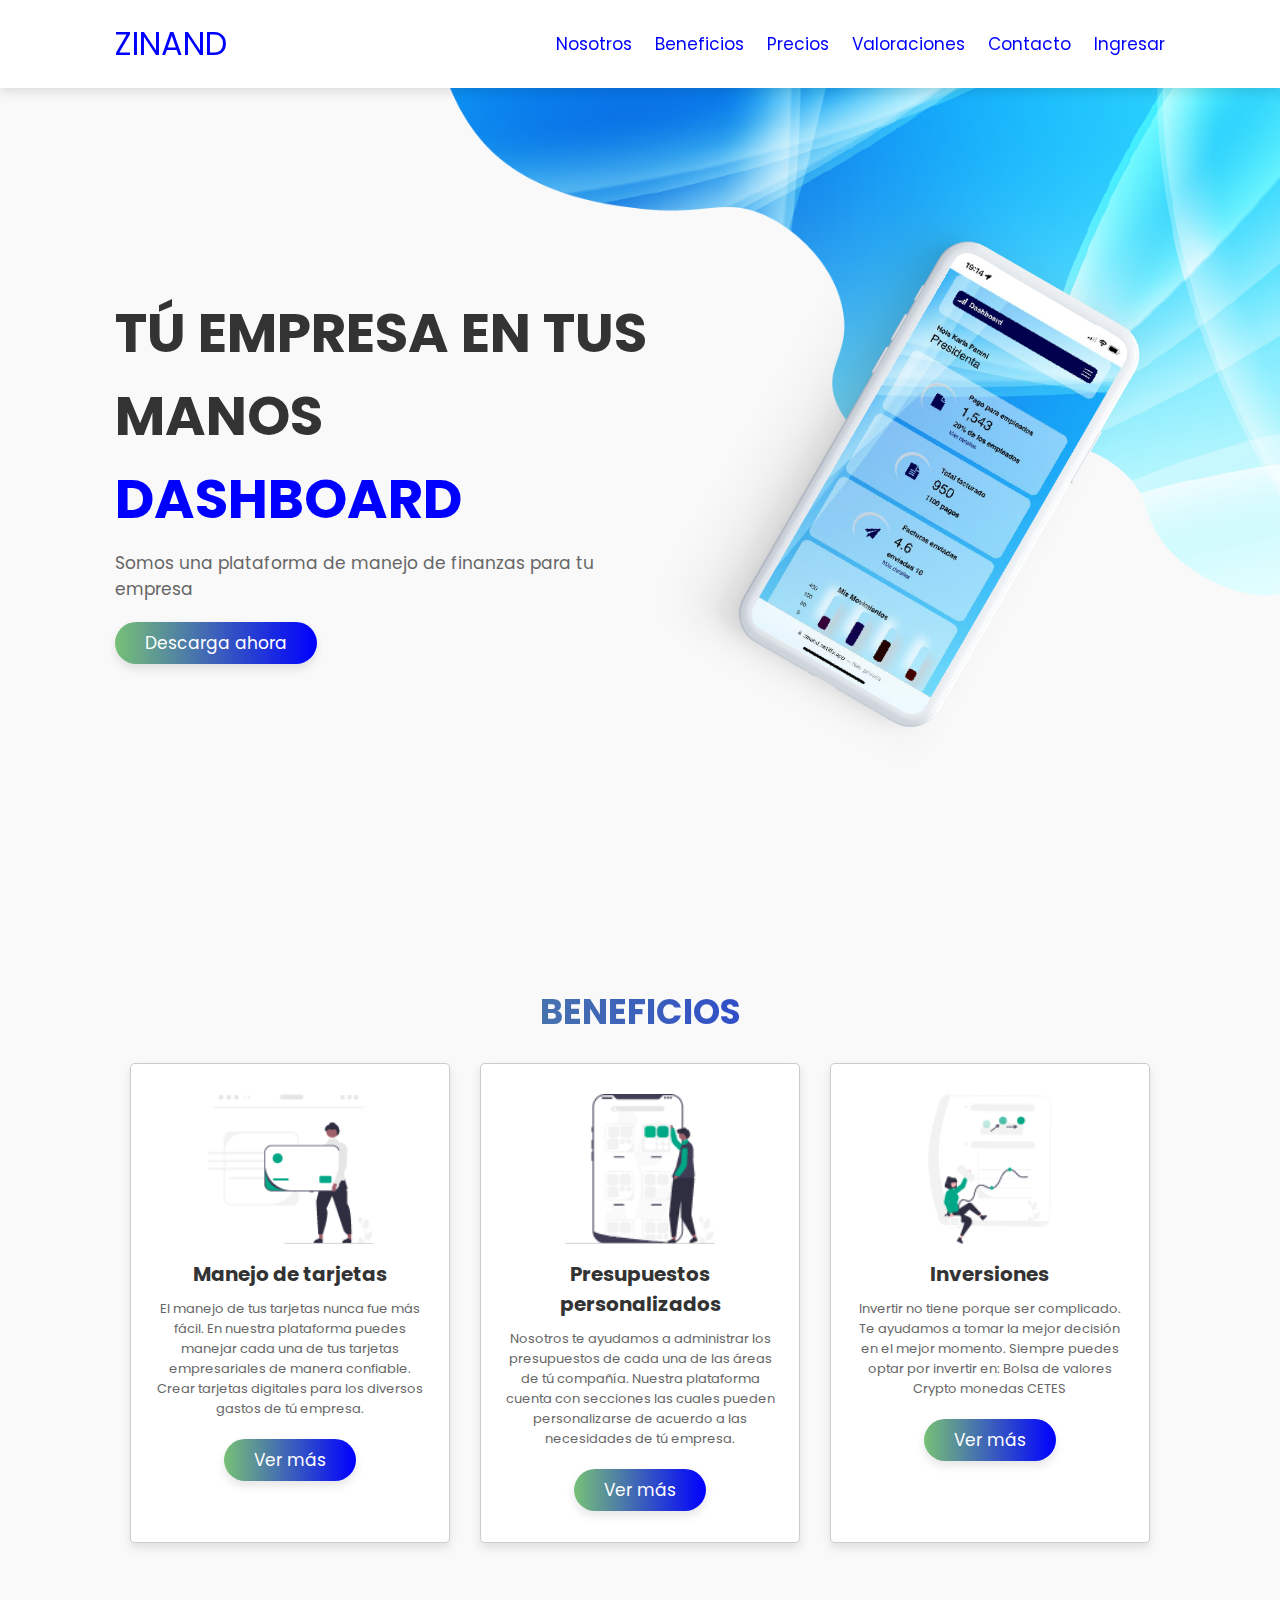
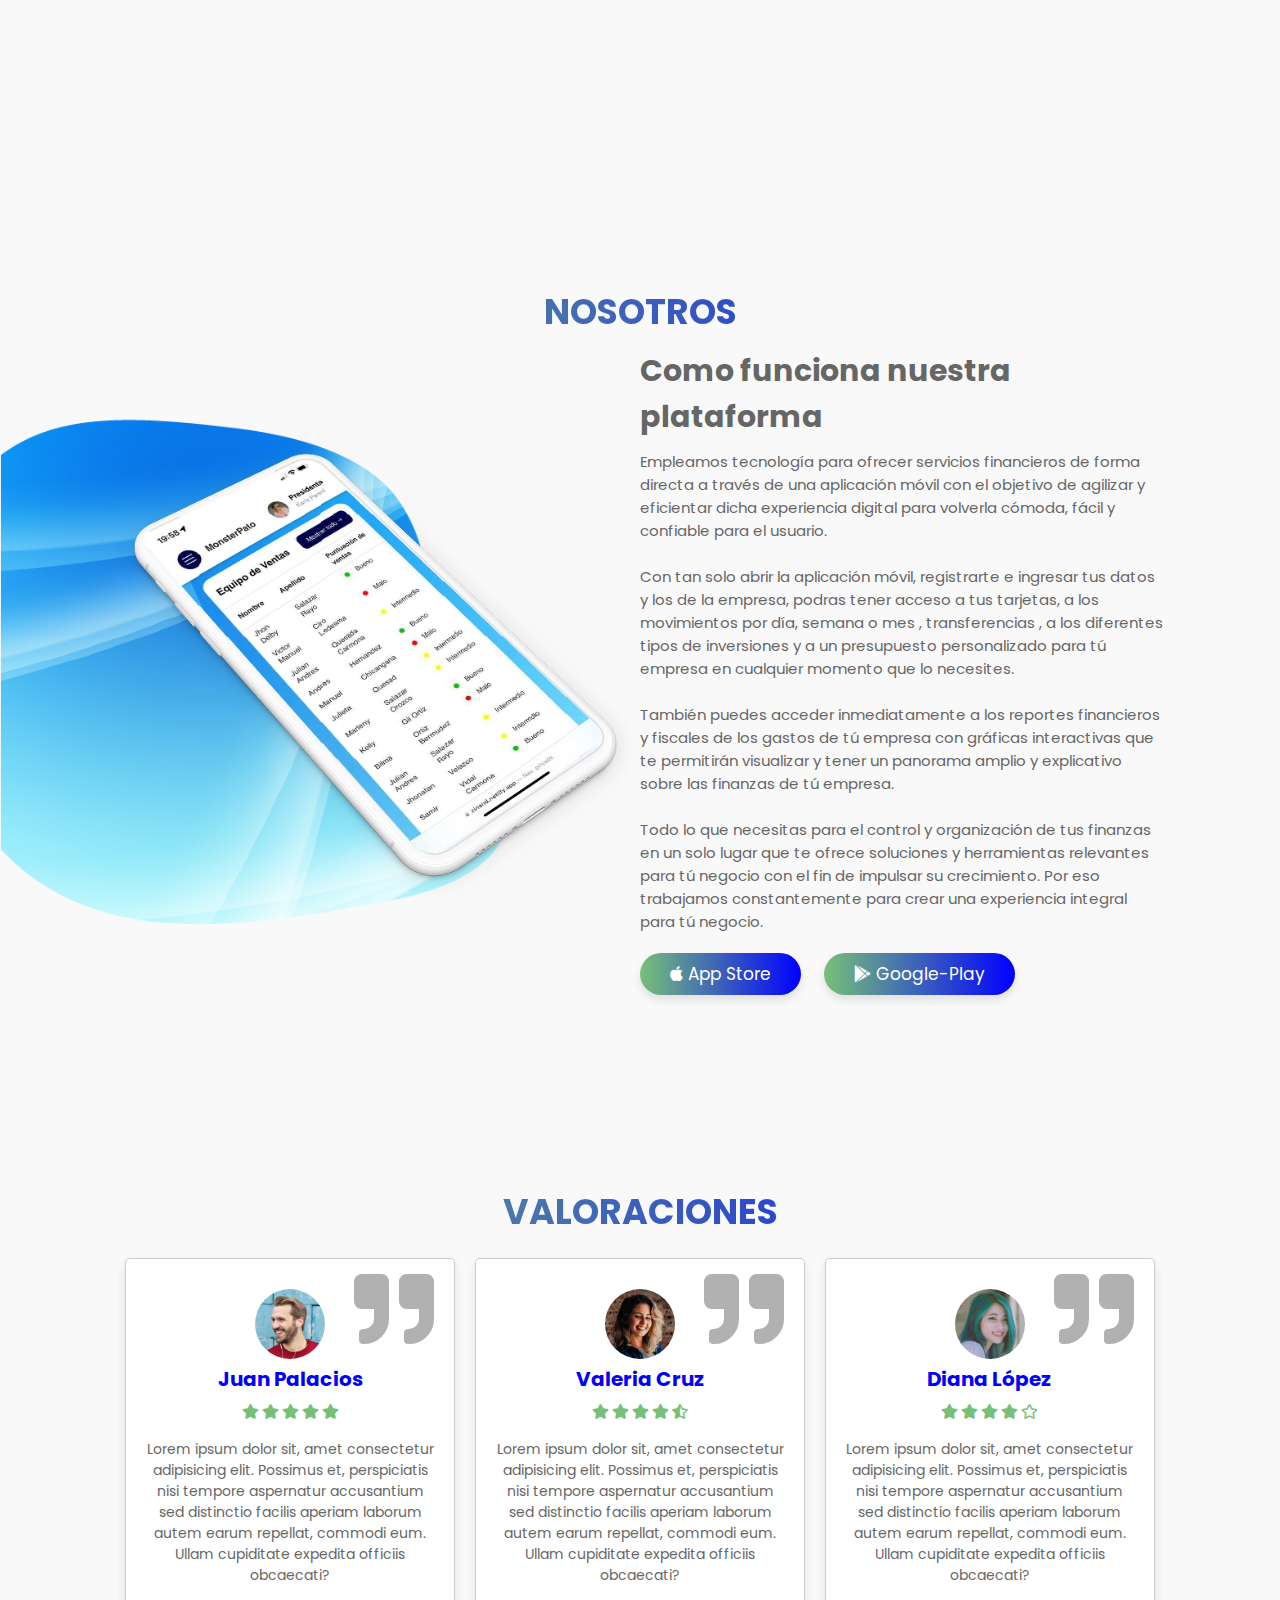
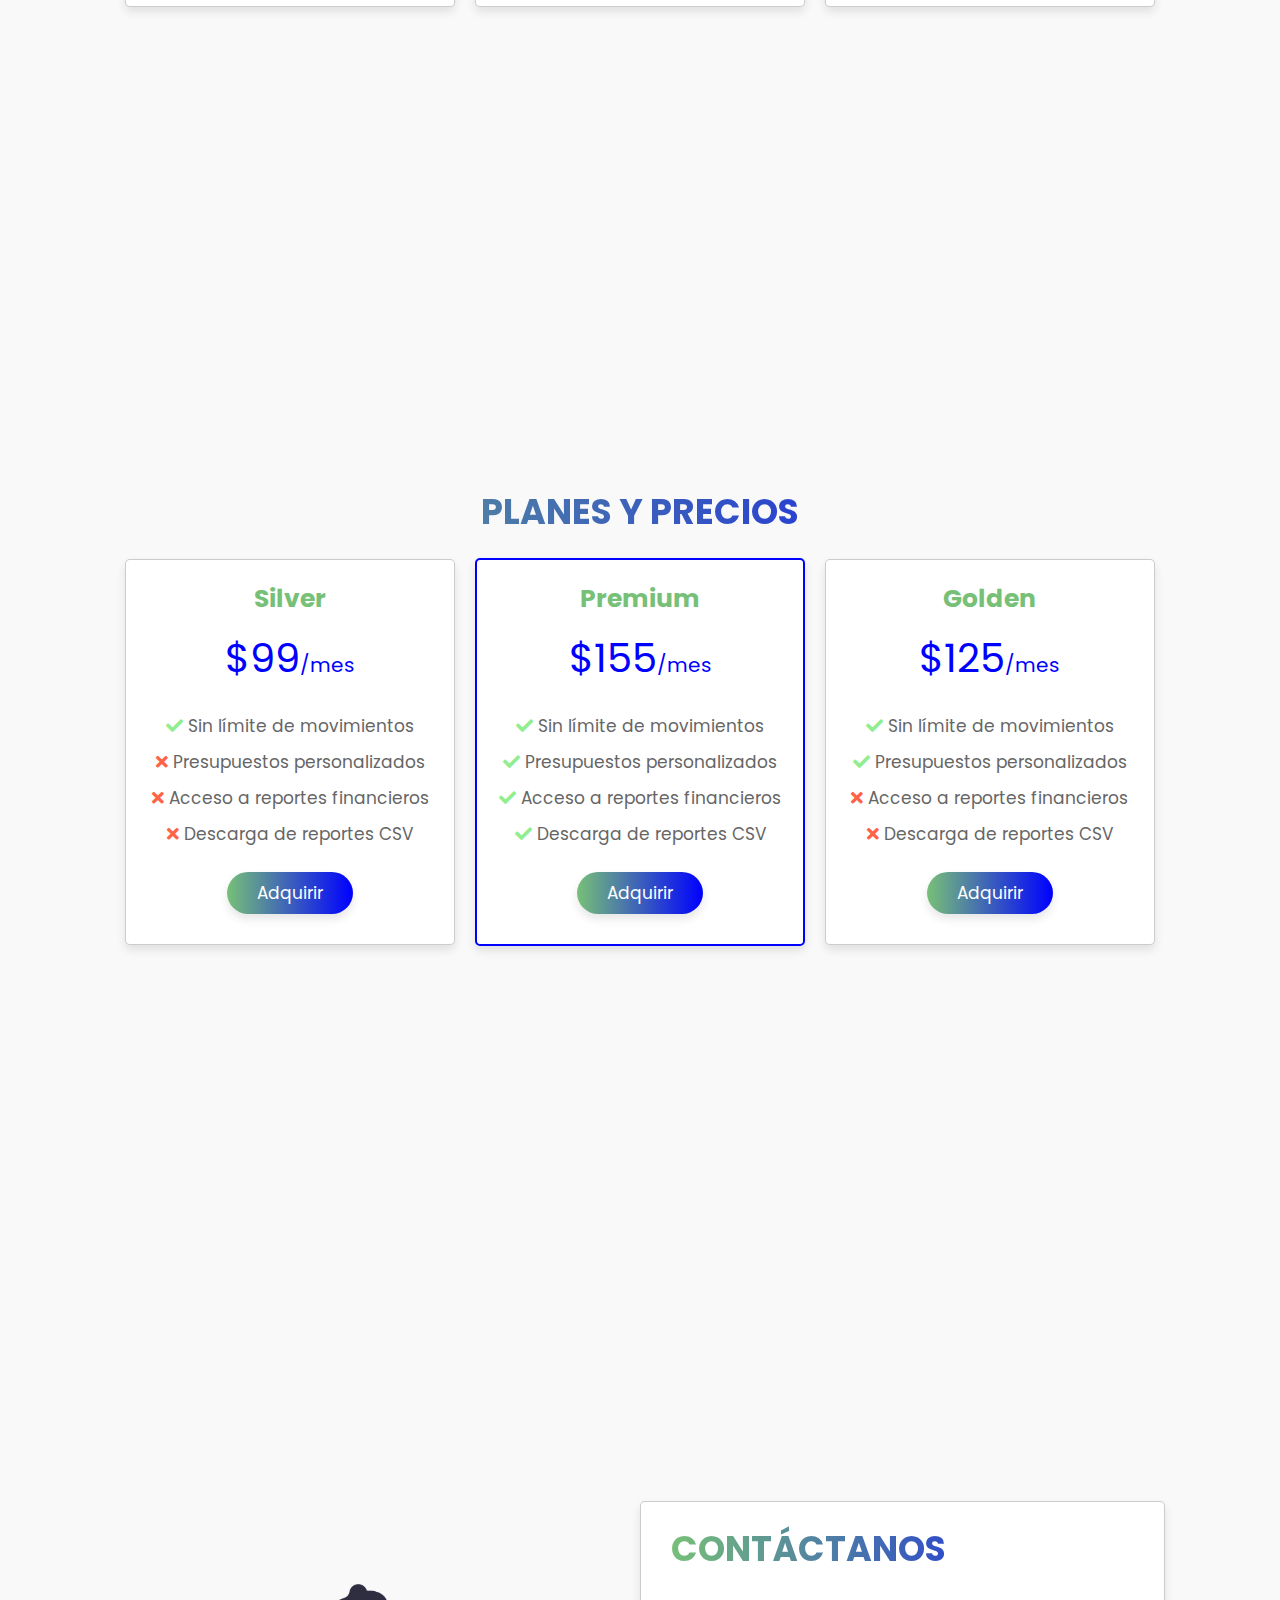
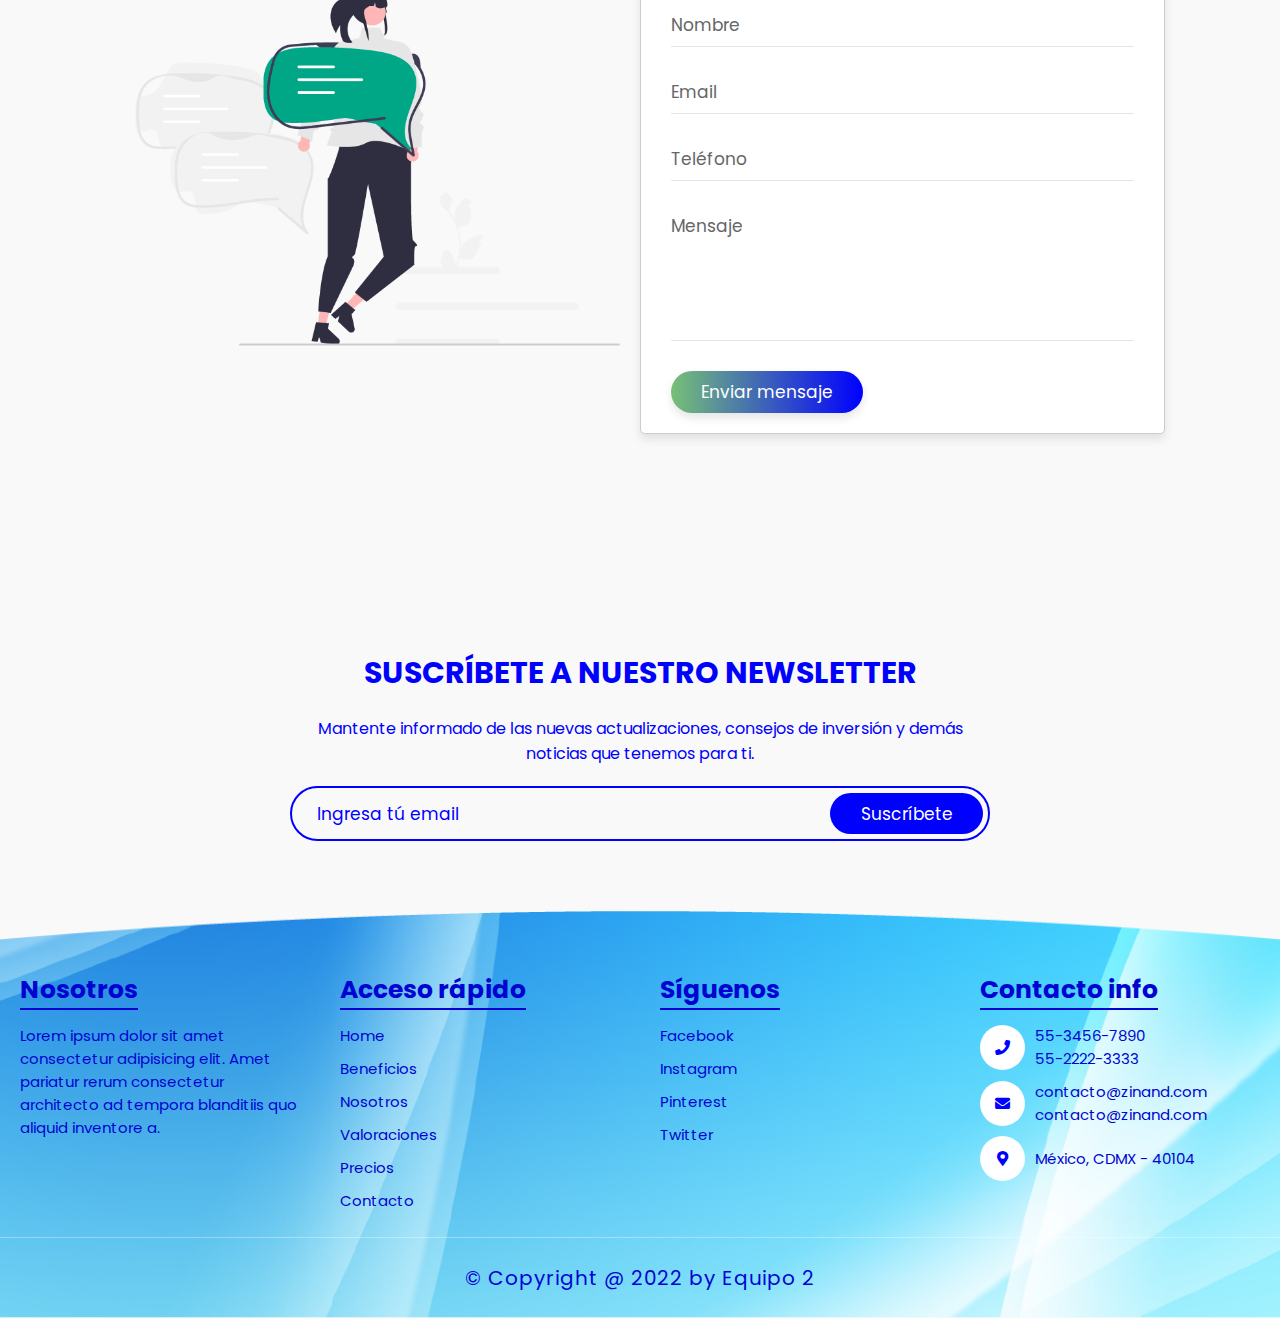
<file: index.html>
<!DOCTYPE html>
<html lang="en">
<head>
    <meta charset="UTF-8">
    <meta name="viewport" content="width=device-width, initial-scale=1.0">
    <title>Landing Zinand</title>
    <link rel="apple-touch-icon" sizes="180x180" href="favicon_io/apple-touch-icon.png">
    <link rel="icon" type="image/png" sizes="32x32" href="favicon_io/favicon-32x32.png">
    <link rel="icon" type="image/png" sizes="16x16" href="favicon_io/favicon-16x16.png">
    <link rel="manifest" href="favicon_io/site.webmanifest">
    <!-- font awesome cdn link  -->
    <link rel="stylesheet" href="https://cdnjs.cloudflare.com/ajax/libs/font-awesome/5.15.3/css/all.min.css">

    <!-- custom css file link  -->
    <link rel="stylesheet" href="landing.css">

</head>
<body>
    
<!-- header section starts  -->

<header>

<!--     <a href="login.html" class="logo"><span>ZINAND</span></a> -->
    <a href="#home" class="logo"><span>ZINAND</span></a>

    <input type="checkbox" id="menu-bar">
    <label for="menu-bar" class="fas fa-bars"></label>

    <nav class="navbar">
        <a href="#about">Nosotros</a>
        <a href="#features">Beneficios</a>
        <a href="#pricing">Precios</a>
        <a href="#review">Valoraciones</a>
        <a href="#contact">Contacto</a>
        <a href="login.html">Ingresar</a>
    </nav>

</header>

<!-- header section ends -->

<!-- home section starts  -->

<section class="home" id="home">

    <div class="content">
        <h3>tú empresa en tus manos <span>dashboard</span></h3>
        <p>Somos una plataforma de manejo de finanzas
            para tu empresa</p>
        <a href="#" class="btn">Descarga ahora</a>
    </div>

    <div class="image">
        <img src="img/home-img.png" alt="">
    </div>

</section>

<!-- home section ends -->

<!-- features section starts  -->

<section class="features" id="features">

    <h1 class="heading"> beneficios </h1>

    <div class="box-container">

        <div class="box">
            <img src="img/f-icon1.png" alt="">
            <h3>Manejo de tarjetas </h3>
            <p>El manejo de tus tarjetas nunca fue más fácil.

                En nuestra plataforma puedes manejar cada 
                una de tus tarjetas empresariales de manera
                confiable.
                
                Crear tarjetas digitales para los diversos
                gastos de tú empresa.</p>
            <a href="#" class="btn">Ver más</a>
        </div>

        <div class="box">
            <img src="img/f-icon2.png" alt="">
            <h3>Presupuestos personalizados</h3>
            <p>Nosotros te ayudamos a  administrar los presupuestos 
                de cada una de las áreas de tú compañía.
                
                Nuestra plataforma cuenta con secciones las cuales
                pueden personalizarse de acuerdo a las necesidades de 
                tú empresa.</p>
            <a href="#" class="btn">Ver más</a>
        </div>

        <div class="box">
            <img src="img/f-icon3.png" alt="">
            <h3>Inversiones</h3>
            <p>Invertir no tiene porque ser complicado. 

                Te ayudamos a tomar la mejor decisión
                en el mejor momento.
                
                Siempre puedes optar por invertir en:
                
                Bolsa de valores
                Crypto monedas
                CETES</p>
            <a href="#" class="btn">Ver más</a>
        </div>

    </div>

</section>

<!-- features section ends -->

<!-- about section starts  -->

<section class="about" id="about">

    <h1 class="heading"> Nosotros </h1>

    <div class="column">

        <div class="image">
            <img src="img/about-img-.png" alt="">
        </div>

        <div class="content">
            <h3>Como funciona nuestra plataforma</h3>
            <p>Empleamos tecnología para ofrecer servicios financieros de forma directa a través de una aplicación móvil con el objetivo de agilizar y eficientar dicha experiencia digital para volverla cómoda, fácil y confiable para el usuario. <br>  <br>     

                Con tan solo abrir la aplicación móvil, registrarte e ingresar tus datos y los de la empresa, podras  tener acceso a tus tarjetas, a los movimientos por día, semana o mes , transferencias , a los diferentes tipos de inversiones  y a un presupuesto personalizado para tú empresa en cualquier momento que lo necesites. <br> <br>
                
                También puedes acceder inmediatamente a los reportes financieros y fiscales de los gastos de tú empresa con gráficas  interactivas que te permitirán visualizar y tener un panorama amplio y explicativo sobre las finanzas de tú empresa.  <br> <br>
                
                Todo lo que necesitas para el control y organización de tus finanzas en un solo lugar que te ofrece soluciones y herramientas relevantes para tú negocio con el fin de impulsar su crecimiento.  Por eso trabajamos constantemente para crear una experiencia integral para tú negocio.
                </p>
            <div class="buttons">
                <a href="#" class="btn"> <i class="fab fa-apple"></i> App Store </a>
                <a href="#" class="btn"> <i class="fab fa-google-play"></i> Google-Play </a>
            </div>
        </div>

    </div>

</section>

<!-- about section ends -->



<!-- review section starts  -->

<section class="review" id="review">

    <h1 class="heading"> Valoraciones </h1>

    <div class="box-container">

        <div class="box">
            <i class="fas fa-quote-right"></i>
            <div class="user">
                <img src="img/pic2.png" alt="">
                <h3>Juan Palacios</h3>
                <div class="stars">
                    <i class="fas fa-star"></i>
                    <i class="fas fa-star"></i>
                    <i class="fas fa-star"></i>
                    <i class="fas fa-star"></i>
                    <i class="fas fa-star"></i>
                </div>
                <div class="comment">
                    Lorem ipsum dolor sit, amet consectetur adipisicing elit. Possimus et, perspiciatis nisi tempore aspernatur accusantium sed distinctio facilis aperiam laborum autem earum repellat, commodi eum. Ullam cupiditate expedita officiis obcaecati?
                </div>
            </div>
        </div>

        <div class="box">
            <i class="fas fa-quote-right"></i>
            <div class="user">
                <img src="img/pic1.png" alt="">
                <h3>Valeria Cruz</h3>
                <div class="stars">
                    <i class="fas fa-star"></i>
                    <i class="fas fa-star"></i>
                    <i class="fas fa-star"></i>
                    <i class="fas fa-star"></i>
                    <i class="fas fa-star-half-alt"></i>
                </div>
                <div class="comment">
                    Lorem ipsum dolor sit, amet consectetur adipisicing elit. Possimus et, perspiciatis nisi tempore aspernatur accusantium sed distinctio facilis aperiam laborum autem earum repellat, commodi eum. Ullam cupiditate expedita officiis obcaecati?
                </div>
            </div>
        </div>

        <div class="box">
            <i class="fas fa-quote-right"></i>
            <div class="user">
                <img src="img/pic3.png" alt="">
                <h3>Diana López</h3>
                <div class="stars">
                    <i class="fas fa-star"></i>
                    <i class="fas fa-star"></i>
                    <i class="fas fa-star"></i>
                    <i class="fas fa-star"></i>
                    <i class="far fa-star"></i>
                </div>
                <div class="comment">
                    Lorem ipsum dolor sit, amet consectetur adipisicing elit. Possimus et, perspiciatis nisi tempore aspernatur accusantium sed distinctio facilis aperiam laborum autem earum repellat, commodi eum. Ullam cupiditate expedita officiis obcaecati?
                </div>
            </div>
        </div>

    </div>

</section>

<!-- review section ends -->

<!-- pricing section starts  -->

<section class="pricing" id="pricing">

    <h1 class="heading"> Planes y precios </h1>

    <div class="box-container">

        <div class="box">
            <h3 class="title">Silver</h3>
            <div class="price">$99<span>/mes</span></div>
            <ul>
                <li> <i class="fas fa-check"></i> Sin límite de movimientos </li>
                <li> <i class="fas fa-times"></i> Presupuestos personalizados  </li>
                <li> <i class="fas fa-times"></i> Acceso a reportes financieros </li>
                <li> <i class="fas fa-times"></i> Descarga de reportes CSV </li>
            </ul>
            <a href="#" class="btn">Adquirir</a>
        </div>

        <div class="box">
            <h3 class="title">Premium</h3>
            <div class="price">$155<span>/mes</span></div>
            <ul>
                <li> <i class="fas fa-check"></i> Sin límite de movimientos </li>
                <li> <i class="fas fa-check"></i> Presupuestos personalizados  </li>
                <li> <i class="fas fa-check"></i> Acceso a reportes financieros </li>
                <li> <i class="fas fa-check"></i> Descarga de reportes CSV </li>
            </ul>
            <a href="#" class="btn">Adquirir</a>
        </div>

        <div class="box">
            <h3 class="title">Golden</h3>
            <div class="price">$125<span>/mes</span></div>
            <ul>
                <li> <i class="fas fa-check"></i> Sin límite de movimientos </li>
                <li> <i class="fas fa-check"></i> Presupuestos personalizados  </li>
                <li> <i class="fas fa-times"></i> Acceso a reportes financieros </li>
                <li> <i class="fas fa-times"></i> Descarga de reportes CSV </li>
            </ul>
            <a href="#" class="btn">Adquirir</a>
        </div>

    </div>

</section>

<!-- pricing section ends -->

<!-- contact section starts  -->

<section class="contact" id="contact">

    <div class="image">
        <img src="img/contact-img.png" alt="">
    </div>

    <form action="">

        <h1 class="heading">contáctanos</h1>

        <div class="inputBox">
            <input type="text" required>
            <label>Nombre</label>
        </div>

        <div class="inputBox">
            <input type="email" required>
            <label>Email</label>
        </div>

        <div class="inputBox">
            <input type="number" required>
            <label>Teléfono</label>
        </div>

        <div class="inputBox">
            <textarea required name="" id="" cols="30" rows="10"></textarea>
            <label>Mensaje</label>
        </div>

        <input type="submit" class="btn" value="Enviar mensaje">

    </form>

</section>

<!-- contact section edns -->

<!-- newsletter  -->

<div class="newsletter">

    <h3>Suscríbete a nuestro newsletter</h3>
    <p>Mantente informado de las nuevas actualizaciones, consejos de inversión y demás noticias que tenemos para ti.</p>
    <form action="">
        <input type="email" placeholder="Ingresa tú email">
        <input type="submit" value="Suscríbete">
    </form>

</div>

<!-- footer section starts  -->

<div class="footer">

    <div class="box-container">

        <div class="box">
            <h3>Nosotros</h3>
            <p>Lorem ipsum dolor sit amet consectetur adipisicing elit. Amet pariatur rerum consectetur architecto ad tempora blanditiis quo aliquid inventore a.</p>
        </div>

        <div class="box">
            <h3>Acceso rápido</h3>
            <a href="#">Home</a>
            <a href="#">Beneficios</a>
            <a href="#">Nosotros</a>
            <a href="#">Valoraciones</a>
            <a href="#">Precios</a>
            <a href="#">Contacto</a>
        </div>

        <div class="box">
            <h3>Síguenos</h3>
            <a href="#">Facebook</a>
            <a href="#">Instagram</a>
            <a href="#">Pinterest</a>
            <a href="#">Twitter</a>
        </div>

        <div class="box">
            <h3>Contacto info</h3>
            <div class="info">
                <i class="fas fa-phone"></i>
                <p> 55-3456-7890 <br> 55-2222-3333 </p>
            </div>
            <div class="info">
                <i class="fas fa-envelope"></i>
                <p> contacto@zinand.com <br> contacto@zinand.com </p>
            </div>
            <div class="info">
                <i class="fas fa-map-marker-alt"></i>
                <p> México, CDMX - 40104 </p>
            </div>
        </div>

    </div>

    <h1 class="credit"> &copy; Copyright @ 2022 by Equipo 2 </h1>

</div>

<!-- footer section ends -->




















</body>
</html>
</file>
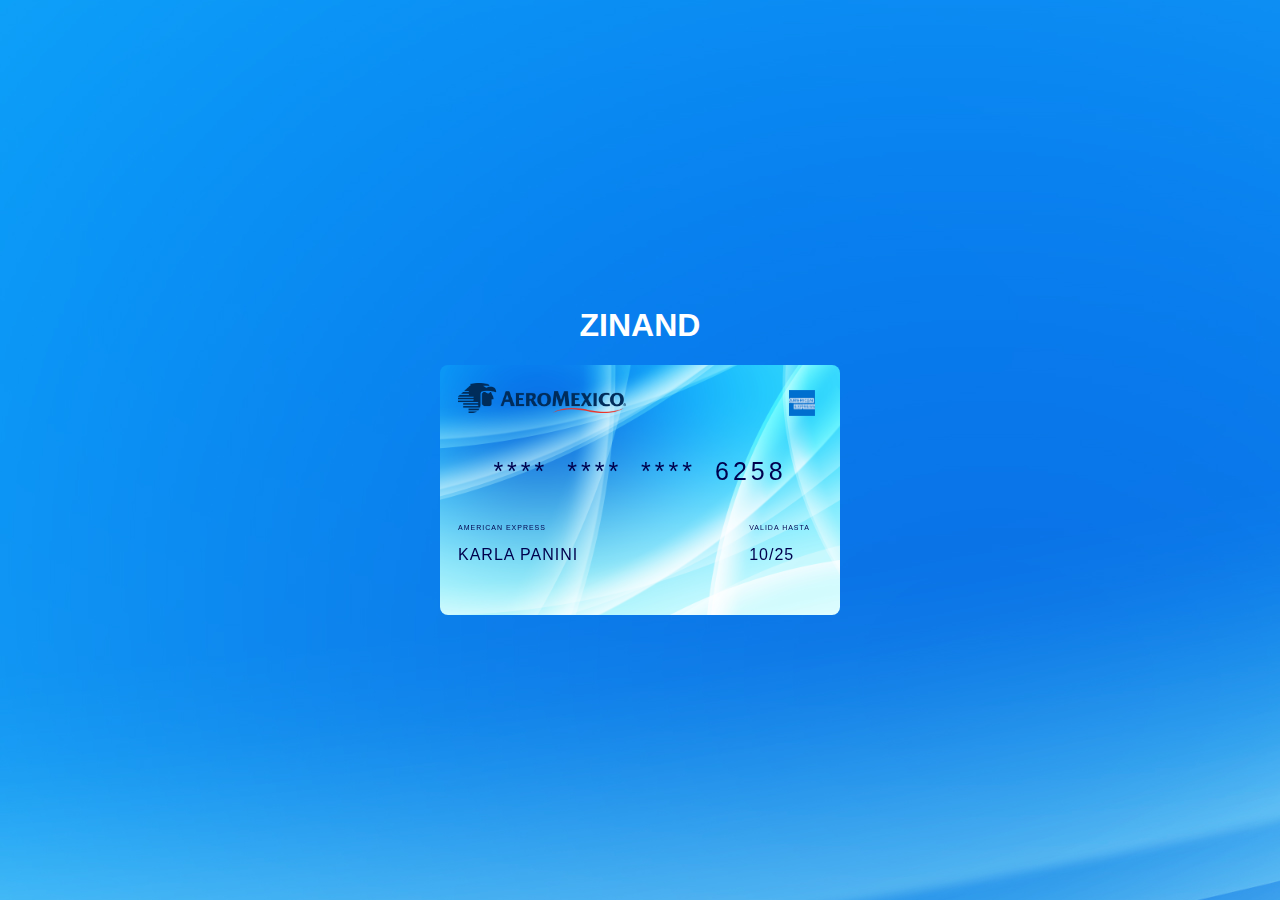
<file: creditcard2.html>
<!DOCTYPE html>
<html lang="en">
<head>
    <meta charset="UTF-8">
    <meta http-equiv="X-UA-Compatible" content="IE=edge">
    <meta name="viewport" content="width=device-width, initial-scale=1.0">
    <title>Tarjeta</title>
    <link rel="apple-touch-icon" sizes="180x180" href="favicon_io/apple-touch-icon.png">
    <link rel="icon" type="image/png" sizes="32x32" href="favicon_io/favicon-32x32.png">
    <link rel="icon" type="image/png" sizes="16x16" href="favicon_io/favicon-16x16.png">
    <link rel="manifest" href="favicon_io/site.webmanifest">
    <link rel="stylesheet" href="creditcard2.css">
</head>
<body>
    <div>
      
        <h1><span class="logo_zinand"></span> <a href="dashboard.html"><span>ZINAND</span></a></h1>
      </div>
    <div class="card">
        <div class="card__front card__part">
          <img class="card__front-square card__square" src="img/aeromexico-logo.png">
          <img class="card__front-logo card__logo" src="img/logoAMEX.png">
          <p class="card_numer">**** **** **** 6258</p>
          <div class="card__space-75">
            <span class="card__label">AMERICAN EXPRESS</span>
            <p class="card__info">Karla Panini</p>
          </div>
          <div class="card__space-25">
            <span class="card__label">valida hasta</span>
                  <p class="card__info">10/25</p>
          </div>
        </div>
        
        <div class="card__back card__part">
          <div class="card__black-line"></div>
          <div class="card__back-content">
            <div class="card__secret">
              <p class="card__secret--last">420</p>
            </div>
            <img class="card__back-square card__square" src="img/nfc.png">
            <img class="card__back-logo card__logo" src="img/logoAMEX.png">
            
          </div>
        </div>
        
      </div>
</body>
</html>
</file>
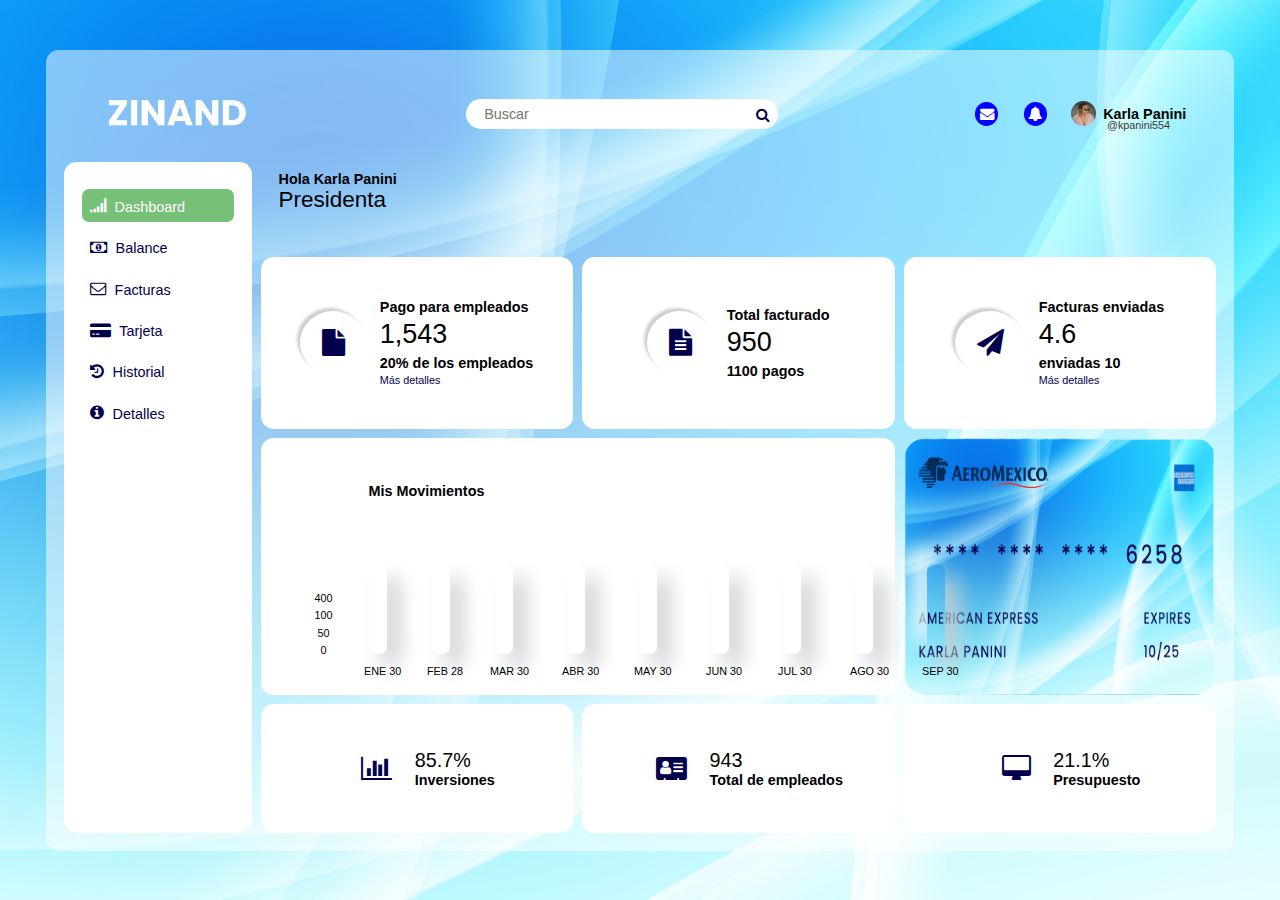
<file: dashboard.html>
<!DOCTYPE html>
<html lang="en">
<head>
    <meta charset="UTF-8">
    <meta http-equiv="X-UA-Compatible" content="IE=edge">
    <meta name="viewport" content="width=device-width, initial-scale=1.0">
    <title>Dashboard</title>
    <link rel="apple-touch-icon" sizes="180x180" href="favicon_io/apple-touch-icon.png">
    <link rel="icon" type="image/png" sizes="32x32" href="favicon_io/favicon-32x32.png">
    <link rel="icon" type="image/png" sizes="16x16" href="favicon_io/favicon-16x16.png">
    <link rel="manifest" href="favicon_io/site.webmanifest">
    <link rel="stylesheet" type="text/css"
          href="https://stackpath.bootstrapcdn.com/font-awesome/4.7.0/css/font-awesome.min.css">
    <link rel="stylesheet" href="dashboard-panel.css">
</head>     
<body>     
    <div class="container">
        <div class="navbar">
            <div class="logo">
                <img src="img/Zinand_page-0001 2.png" width="36px" alt="">
            </div>

            <div class="searchbox">
                <form action="#">
                    <input type="text" placeholder="Buscar">
                    <i class="fa fa-search"></i>
                </form>
            </div>

            <div class="navitem">
                <div class="icons">
                    <ul>
                        <li><i class="fa fa-envelope"></i></li>
                        <li><i class="fa fa-bell"></i></li>
                    </ul>
                </div>

                <div class="account">
                    <img src="img/Panini.png" width="25px" height="25px" alt="">
                    <span class="name">karla panini</span>
                    <span class="username">@kpanini554</span>
                </div>
            </div>
        </div>

        <div class="sidebar bg">
            <ul>
                <li class="dashboard">
                    <i class="fa fa-signal"></i>
                    <a href="#">dashboard</a>  
                    <div class="togglebtn"></div>  
                </li>
  
          <div class="toggle">
                <li>
                    <i class="fa fa-money"></i>
                    <a href="#">balance</a>
                </li>

                <li>
                    <i class="fa fa-envelope-o"></i>
                    <a href="facturas.html">facturas</a>
                </li>

                <li>
                    <i class="fa fa-credit-card-alt"></i>
                    <a href="creditcard2.html">tarjeta</a>
                </li>

                <li>
                    <i class="fa fa-history"></i>
                    <a href="#">historial</a>
                </li>

                <li>
                    <i class="fa fa-info-circle"></i>
                    <a href="detalles.html">detalles</a>
                </li>  
            </div>
            </ul>
        </div>

        <div class="header">
            <div class="tittle">
                <h2>Hola Karla Panini</h2>
                <h1>Presidenta</h1>
            </div>
        </div>

        <div class="card1 bg card  row-1">
            <div class="box">
                <div class="logo">
                    <i class="fa fa-file"></i>
                </div>

                <div class="content">
                    <h1>Pago para empleados</h1>
                    <h2>1,543</h2>
                    <h3>20% de los empleados</h3>
                    <a href="#">Más detalles</a>
                </div>
            </div>
        </div>

        <div class="card2 bg card  row-1">
            <div class="box">
                <div class="logo">
                    <i class="fa fa-file-text"></i>
                </div>

                <div class="content">
                    <h1>Total facturado</h1>
                    <h2>950</h2>
                    <h3>1100 pagos</h3> 
                </div>
            </div>
        </div>

        <div class="card3 bg card  row-1">
            <div class="box">
                <div class="logo">
                    <i class="fa fa-paper-plane"></i>
                </div>

                <div class="content">
                    <h1>Facturas enviadas</h1>
                    <h2>4.6</h2>
                    <h3>enviadas 10</h3>
                    <a href="#">Más detalles</a>
                </div>
            </div>
        </div>

        <div class="graph bg">
            <div class="chart">
                <div class="status">mis movimientos</div>

                <div class="box">
                    <li style="--i:0"><span class="text">ene 30</span></li>
                    <li style="--i:1"><span class="text">feb 28</span></li>
                    <li style="--i:2"><span class="text">mar 30</span></li>
                    <li style="--i:3"><span class="text">abr 30</span></li>
                    <li style="--i:4"><span class="text">may 30</span></li>
                    <li style="--i:5"><span class="text">jun 30</span></li>
                    <li style="--i:5"><span class="text">jul 30</span></li>
                    <li style="--i:5"><span class="text">ago 30</span></li>
                    <li style="--i:5"><span class="text">sep 30</span></li>
                </div>

                <ul>
                    
                    <li>400</li>
                    <li>100</li>
                    <li>50</li>
                    <li>0</li>
                </ul>
            </div>
        </div>

        <div class="debitcard">
            <img src="img/Captura de Pantalla 2022-03-31 a la(s) 18.47.42.png" width="100%" height="100%" alt="">
        </div>

        <div class="card4 bg card row-2">
            <div class="box">
                <div class="logo">
                    <i class="fa fa-bar-chart"></i>
                </div>

                <div class="content">
                    <h1>85.7%</h1>
                    <h2>Inversiones</h2>
                </div>
            </div>
        </div>

        <div class="card5 bg card row-2">
            <div class="box">
                <div class="logo">
                    <i class="fa fa-address-card"></i>
                </div>

                <div class="content">
                    <h1>943</h1>
                    <h2>Total de empleados</h2>
                </div>
            </div>
        </div>

        <div class="card6 bg card row-2">
            <div class="box">
                <div class="logo">
                    <i class="fa fa-desktop"></i>
                </div>

                <div class="content">
                    <h1>21.1%</h1>
                    <h2>Presupuesto</h2>
                </div>
            </div>
        </div>
    </div>
</body>   
<script src="https://ajax.googleapis.com/ajax/libs/jquery/3.5.1/jquery.min.js"></script>
<script>
        $(document).ready(function(){
            $(".togglebtn").click(function(){
                $(".toggle").slideToggle();
            });

            $(".togglebtn").click(function(){
                $(".togglebtn").toggleClass("active");
            });
        });
</script>
</html>
</file>
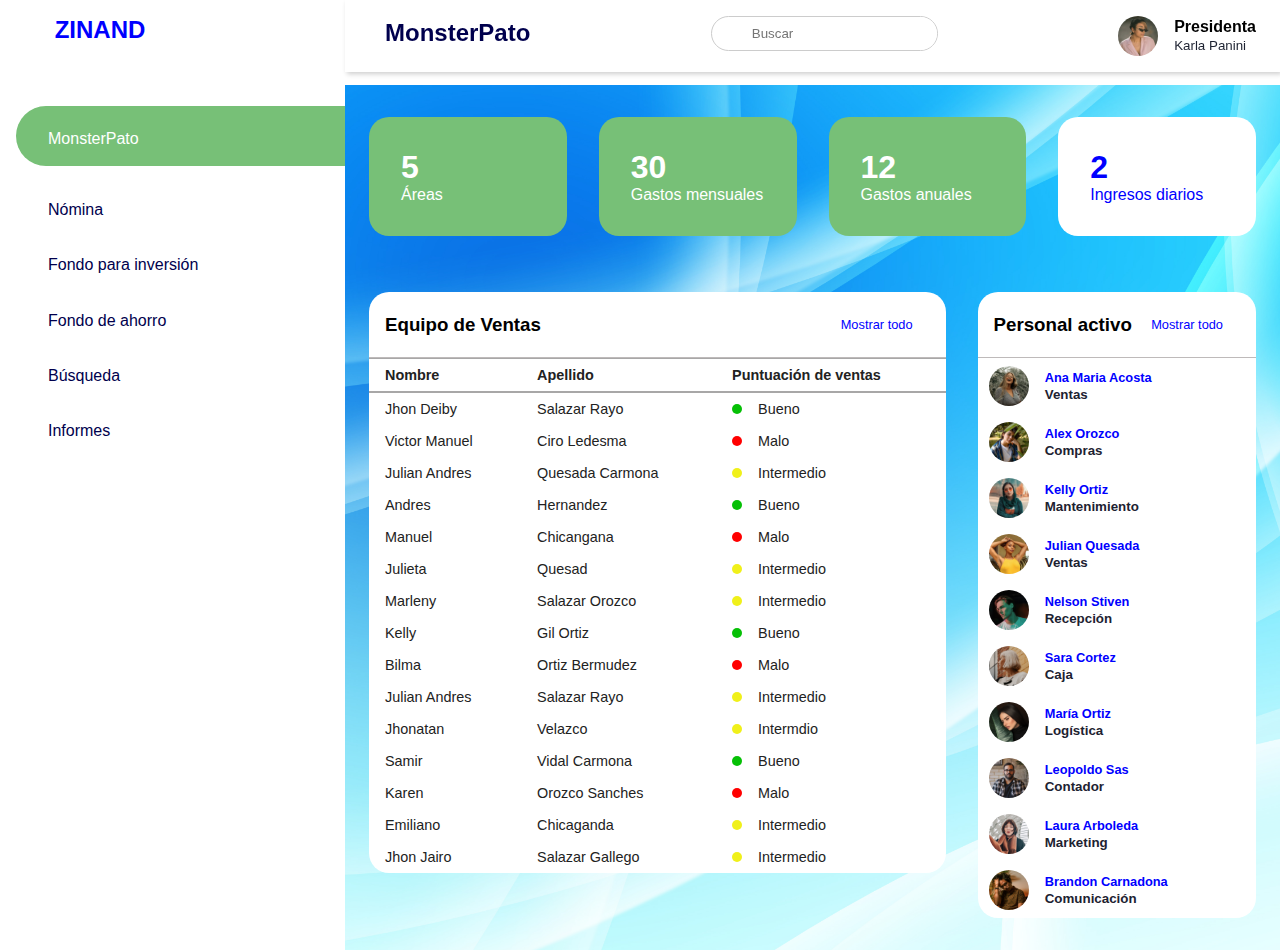
<file: detalles.html>
<!DOCTYPE html
>
<html lang="en">

<head>
    <meta charset="UTF-8">
    <meta http-equiv="X-UA-Compatible" content="IE=edge">
    <meta name="viewport" content="width=device-width,initial-scale=1,maximum-scale=1">
    <title>Detalles</title>
    <link rel="apple-touch-icon" sizes="180x180" href="favicon_io/apple-touch-icon.png">
    <link rel="icon" type="image/png" sizes="32x32" href="favicon_io/favicon-32x32.png">
    <link rel="icon" type="image/png" sizes="16x16" href="favicon_io/favicon-16x16.png">
    <link rel="manifest" href="favicon_io/site.webmanifest">
    <link rel="stylesheet" href="https://maxst.icons8.com/vue-static/landings/line-awesome/line-awesome/1.3.0/css/line-awesome.min.css">
    <link rel="stylesheet" href="detalles.css">
</head>

<body>
    <div class="conteiner">
    <input type="checkbox" id="nav-toggle">
    <div class="sidebar">
        <div class="sidebar-brand">
            <h2><span class="logo_zinand"></span> <a href="dashboard.html"><span>ZINAND</span></a></h2>
        </div>
        <!--Secciones-del-tablero-->
        <div class="sidebar-menu">
            <ul>
                <li>
                    <a href="" class="active"><span class="las la-home"></span>
                    <span>MonsterPato</span></a>
                </li>
                <li>
                    <a href=""><span class="las la-user"></span>
                    <span>Nómina</span></a>
                </li>
                <li>
                    <a href=""><span class="lab la-wpforms"></span>
                    <span>Fondo para inversión</span></a>
                </li>
                <li>
                    <a href=""><span class="las la-history"></span>
                    <span>Fondo de ahorro</span></a>
                </li>
                <li>
                    <a href=""><span class="las la-search"></span>
                    <span>Búsqueda</span></a>
                </li>
                <li>
                    <a href=""><span class="las la-book-medical"></span>
                    <span>Informes</span></a>
                </li>
            </ul>
        </div>
    </div>

    <div class="main-content">
        <header>
            <h2>
                <label for="nav-toggle">
                    <span class="las la-bars"></span>
                </label> MonsterPato
            </h2>

            <div class="search-wrapper">
                <span class="las la-search"></span>
                <input type="search" placeholder="Buscar" />
            </div>
            <div class="user-wrapper">
                <img src="img/Panini.png" width="40px" height="40px" alt="">
                <div>
                    <h4>Presidenta</h4>
                    <small>Karla Panini</small>
                </div>
            </div>
        </header>

        <main>
            <div class="cards">

                <div class="card-single">
                    <div>
                        <h1>5</h1>
                        <span>Áreas
                        </span>
                    </div>
                    <div>
                    </div>
                </div>

                <div class="card-single">
                    <div>
                        <h1>30</h1>
                        <span>Gastos mensuales</span>
                    </div>
                    <div>
                    </div>
                </div>

                <div class="card-single">
                    <div>
                        <h1>12</h1>
                        <span>Gastos anuales</span>
                    </div>
                    <div>
                    </div>
                </div>

                <div class="card-single">
                    <div>
                        <h1>2</h1>
                        <span>Ingresos diarios</span>
                    </div>
                    <div>
                    </div>
                </div>
            </div>
            <!--Tabla-->
            <div class="recent-grid">
                <div class="projects">
                    <div class="card">
                        <div class="card-header">
                            <h3>Equipo de Ventas</h3>

                            <button>Mostrar todo <span class="las la-arrow-right">
                            </span></button>
                        </div>

                        <div class="card-body">
                            <div class="table-responsive">
                                <table width="100%">
                                    <thead>
                                        <tr>
                                            <td>Nombre</td>
                                            <td>Apellido</td>
                                            <td>Puntuación de ventas</td>
                                        </tr>
                                    </thead>
                                    <tbody>
                                        <tr>
                                            <td>Jhon Deiby</td>
                                            <td>Salazar Rayo</td>
                                            <td>
                                                <span class="status green"></span> Bueno
                                            </td>
                                        </tr>
                                        <tr>
                                            <td>Victor Manuel</td>
                                            <td>Ciro Ledesma</td>
                                            <td>
                                                <span class="status red"></span> Malo
                                            </td>
                                        </tr>
                                        <tr>
                                            <td>Julian Andres</td>
                                            <td>Quesada Carmona</td>
                                            <td>
                                                <span class="status yellow"></span> Intermedio
                                            </td>
                                        </tr>
                                        <tr>
                                            <td>Andres</td>
                                            <td>Hernandez</td>
                                            <td>
                                                <span class="status green"></span> Bueno
                                            </td>
                                        </tr>
                                        <tr>
                                            <td>Manuel</td>
                                            <td>Chicangana</td>
                                            <td>
                                                <span class="status red"></span> Malo
                                            </td>
                                        </tr>
                                        <tr>
                                            <td>Julieta</td>
                                            <td>Quesad</td>
                                            <td>
                                                <span class="status yellow"></span> Intermedio
                                            </td>
                                        </tr>
                                        <tr>
                                            <td>Marleny</td>
                                            <td>Salazar Orozco</td>
                                            <td>
                                                <span class="status yellow"></span> Intermedio
                                            </td>
                                        </tr>
                                        <tr>
                                            <td>Kelly</td>
                                            <td>Gil Ortiz</td>
                                            <td>
                                                <span class="status green"></span> Bueno
                                            </td>
                                        </tr>
                                        <tr>
                                            <td>Bilma</td>
                                            <td>Ortiz Bermudez</td>
                                            <td>
                                                <span class="status red"></span> Malo
                                            </td>
                                        </tr>
                                        <tr>
                                            <td>Julian Andres</td>
                                            <td>Salazar Rayo</td>
                                            <td>
                                                <span class="status yellow"></span> Intermedio
                                            </td>
                                        </tr>
                                        <tr>
                                            <td>Jhonatan</td>
                                            <td>Velazco</td>
                                            <td>
                                                <span class="status yellow"></span> Intermdio
                                            </td>
                                        </tr>
                                        <tr>
                                            <td>Samir</td>
                                            <td>Vidal Carmona</td>
                                            <td>
                                                <span class="status green"></span> Bueno
                                            </td>
                                        </tr>
                                        <tr>
                                            <td>Karen</td>
                                            <td>Orozco Sanches</td>
                                            <td>
                                                <span class="status red"></span> Malo
                                            </td>
                                        </tr>
                                        <tr>
                                            <td>Emiliano</td>
                                            <td>Chicaganda</td>
                                            <td>
                                                <span class="status yellow"></span> Intermedio
                                            </td>
                                        </tr>
                                        <tr>
                                            <td>Jhon Jairo</td>
                                            <td>Salazar Gallego</td>
                                            <td>
                                                <span class="status yellow"></span> Intermedio
                                            </td>
                                        </tr>


                                    </tbody>
                                </table>
                            </div>
                        </div>

                    </div>
                </div>

                <div class="customers">

                    <div class="card">
                        <div class="card-header">
                            <h3>Personal activo</h3>

                            <button>Mostrar todo <span class="las la-arrow-right">
                            </span></button>
                        </div>

                        <div class="card-body">

                            <div class="customer">
                                <div class="info">
                                    <img src="img/1.png" width="40px" height="40px" alt="">
                                    <div>
                                        <h4>Ana Maria Acosta</h4>
                                        <small>Ventas</small>
                                    </div>
                                </div>
                                <div class="contact">
                                    <span class="las la-user-circle"></span>
                                    <span class="lab la-whatsapp"></span>
                                    <span class="las la-phone"></span>
                                </div>
                            </div>

                            <div class="customer">
                                <div class="info">
                                    <img src="img/2.png" 40px " height="40px " alt=" ">
                                    <div>
                                        <h4>Alex Orozco</h4>
                                        <small>Compras</small>
                                    </div>
                                </div>
                                <div class="contact ">
                                    <span class="las la-user-circle "></span>
                                    <span class="lab la-whatsapp "></span>
                                    <span class="las la-phone "></span>
                                </div>
                            </div>

                            <div class="customer ">
                                <div class="info ">
                                    <img src="img/3.png" width="40px " height="40px " alt=" ">
                                    <div>
                                        <h4>Kelly Ortiz</h4>
                                        <small>Mantenimiento</small>
                                    </div>
                                </div>
                                <div class="contact ">
                                    <span class="las la-user-circle "></span>
                                    <span class="lab la-whatsapp "></span>
                                    <span class="las la-phone "></span>
                                </div>
                            </div>

                            <div class="customer ">
                                <div class="info ">
                                    <img src="img/4.png" width="40px " height="40px " alt=" ">
                                    <div>
                                        <h4>Julian Quesada</h4>
                                        <small>Ventas</small>
                                    </div>
                                </div>
                                <div class="contact ">
                                    <span class="las la-user-circle "></span>
                                    <span class="lab la-whatsapp "></span>
                                    <span class="las la-phone "></span>
                                </div>
                            </div>

                            <div class="customer ">
                                <div class="info ">
                                    <img src="img/5.png" width="40px " height="40px " alt=" ">
                                    <div>
                                        <h4>Nelson Stiven</h4>
                                        <small>Recepción</small>
                                    </div>
                                </div>
                                <div class="contact ">
                                    <span class="las la-user-circle "></span>
                                    <span class="lab la-whatsapp "></span>
                                    <span class="las la-phone "></span>
                                </div>
                            </div>

                            <div class="customer ">
                                <div class="info ">
                                    <img src="img/6.png" width="40px " height="40px " alt=" ">
                                    <div>
                                        <h4>Sara Cortez</h4>
                                        <small>Caja</small>
                                    </div>
                                </div>
                                <div class="contact ">
                                    <span class="las la-user-circle "></span>
                                    <span class="lab la-whatsapp "></span>
                                    <span class="las la-phone "></span>
                                </div>
                            </div>

                            <div class="customer ">
                                <div class="info ">
                                    <img src="img/7.png" width="40px " height="40px " alt=" ">
                                    <div>
                                        <h4>María Ortiz</h4>
                                        <small>Logística</small>
                                    </div>
                                </div>
                                <div class="contact ">
                                    <span class="las la-user-circle "></span>
                                    <span class="lab la-whatsapp "></span>
                                    <span class="las la-phone "></span>
                                </div>
                            </div>

                            <div class="customer ">
                                <div class="info ">
                                    <img src="img/8.png" width="40px " height="40px " alt=" ">
                                    <div>
                                        <h4>Leopoldo Sas</h4>
                                        <small>Contador</small>
                                    </div>
                                </div>
                                <div class="contact ">
                                    <span class="las la-user-circle "></span>
                                    <span class="lab la-whatsapp "></span>
                                    <span class="las la-phone "></span>
                                </div>
                            </div>

                            <div class="customer ">
                                <div class="info ">
                                    <img src="img/9.png" width="40px " height="40px " alt=" ">
                                    <div>
                                        <h4>Laura Arboleda</h4>
                                        <small>Marketing</small>
                                    </div>
                                </div>
                                <div class="contact ">
                                    <span class="las la-user-circle "></span>
                                    <span class="lab la-whatsapp "></span>
                                    <span class="las la-phone "></span>
                                </div>
                            </div>

                            <div class="customer ">
                                <div class="info ">
                                    <img src="img/10.png" width="40px " height="40px " alt=" ">
                                    <div>
                                        <h4>Brandon Carnadona</h4>
                                        <small>Comunicación</small>
                                    </div>
                                </div>
                                <div class="contact ">
                                    <span class="las la-user-circle "></span>
                                    <span class="lab la-whatsapp "></span>
                                    <span class="las la-phone "></span>
                                </div>
                            </div>

                            
                        </div>
                    </div>
                </div>
                
            </div>
        </main>

    </div>
    </div>
</body>

</html>
</file>
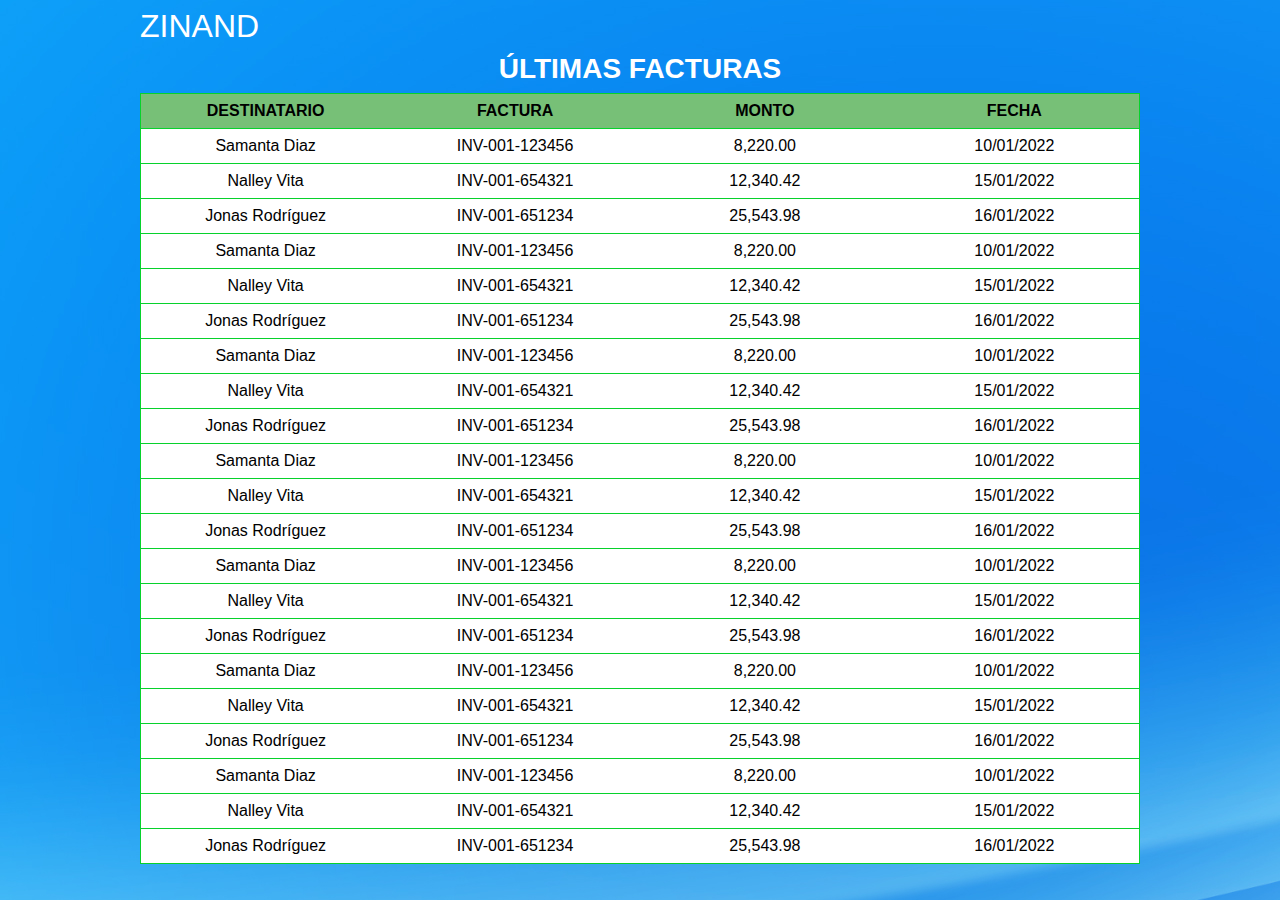
<file: facturas.html>
<!DOCTYPE html>
<html lang="en">
<head>
    <meta charset="UTF-8">
    <meta name="viewport" content="width=device-width, initial-scale=1.0">
    <meta http-equiv="X-UA-Compatible" content="ie=edge">
    <title>Facturas</title>
    <link rel="apple-touch-icon" sizes="180x180" href="favicon_io/apple-touch-icon.png">
    <link rel="icon" type="image/png" sizes="32x32" href="favicon_io/favicon-32x32.png">
    <link rel="icon" type="image/png" sizes="16x16" href="favicon_io/favicon-16x16.png">
    <link rel="manifest" href="favicon_io/site.webmanifest">

    <link rel="stylesheet" href="facturas.css">
</head>
<body>
    
    <div class="container">
        <div>
            <a href="dashboard.html" class="logo"><span>ZINAND</span></a>
          </div>
        <table class="table">
            <div>
            <caption class="titulo">Últimas Facturas</caption>
            </div>
            <thead>
                <tr>
                <div class="titulo2">
                    <th>Destinatario</th>
                    <th>Factura</th>
                    <th>Monto</th>
                    <th>Fecha</th>
                </div>
                </tr>
            </thead>
            <tbody>
                <tr>
                    <td data-label="Nombre">Samanta Diaz</td>
                    <td data-label="Precio">INV-001-123456</td>
                    <td data-label="Ventas">8,220.00</td>
                    <td data-label="Fecha de lanzamiento">10/01/2022</td>
                </tr>
                <tr>
                    <td data-label="Nombre">Nalley Vita</td>
                    <td data-label="Precio">INV-001-654321</td>
                    <td data-label="Ventas">12,340.42</td>
                    <td data-label="Fecha de lanzamiento">15/01/2022</td>
                </tr>
                <tr>
                    <td data-label="Nombre">Jonas Rodríguez</td>
                    <td data-label="Precio">INV-001-651234</td>
                    <td data-label="Ventas">25,543.98</td>
                    <td data-label="Fecha de lanzamiento">16/01/2022</td>
                </tr>
                <tr>
                    <td data-label="Nombre">Samanta Diaz</td>
                    <td data-label="Precio">INV-001-123456</td>
                    <td data-label="Ventas">8,220.00</td>
                    <td data-label="Fecha de lanzamiento">10/01/2022</td>
                </tr>
                <tr>
                    <td data-label="Nombre">Nalley Vita</td>
                    <td data-label="Precio">INV-001-654321</td>
                    <td data-label="Ventas">12,340.42</td>
                    <td data-label="Fecha de lanzamiento">15/01/2022</td>
                </tr>
                <tr>
                    <td data-label="Nombre">Jonas Rodríguez</td>
                    <td data-label="Precio">INV-001-651234</td>
                    <td data-label="Ventas">25,543.98</td>
                    <td data-label="Fecha de lanzamiento">16/01/2022</td>
                </tr>
                <tr>
                    <td data-label="Consola">Samanta Diaz</td>
                    <td data-label="Precio">INV-001-123456</td>
                    <td data-label="Ventas">8,220.00</td>
                    <td data-label="Fecha de lanzamiento">10/01/2022</td>
                </tr>
                <tr>
                    <td data-label="Nombre">Nalley Vita</td>
                    <td data-label="Precio">INV-001-654321</td>
                    <td data-label="Ventas">12,340.42</td>
                    <td data-label="Fecha de lanzamiento">15/01/2022</td>
                </tr>
                <tr>
                    <td data-label="Nombre">Jonas Rodríguez</td>
                    <td data-label="Precio">INV-001-651234</td>
                    <td data-label="Ventas">25,543.98</td>
                    <td data-label="Fecha de lanzamiento">16/01/2022</td>
                </tr>
                <tr>
                    <td data-label="Nombre">Samanta Diaz</td>
                    <td data-label="Precio">INV-001-123456</td>
                    <td data-label="Ventas">8,220.00</td>
                    <td data-label="Fecha de lanzamiento">10/01/2022</td>
                </tr>
                <tr>
                    <td data-label="Nombre">Nalley Vita</td>
                    <td data-label="Precio">INV-001-654321</td>
                    <td data-label="Ventas">12,340.42</td>
                    <td data-label="Fecha de lanzamiento">15/01/2022</td>
                </tr>
                <tr>
                    <td data-label="Nombre">Jonas Rodríguez</td>
                    <td data-label="Precio">INV-001-651234</td>
                    <td data-label="Ventas">25,543.98</td>
                    <td data-label="Fecha de lanzamiento">16/01/2022</td>
                </tr>
                <tr>
                    <td data-label="Nombre">Samanta Diaz</td>
                    <td data-label="Precio">INV-001-123456</td>
                    <td data-label="Ventas">8,220.00</td>
                    <td data-label="Fecha de lanzamiento">10/01/2022</td>
                </tr>
                <tr>
                    <td data-label="Nombre">Nalley Vita</td>
                    <td data-label="Precio">INV-001-654321</td>
                    <td data-label="Ventas">12,340.42</td>
                    <td data-label="Fecha de lanzamiento">15/01/2022</td>
                </tr>
                <tr>
                    <td data-label="Nombre">Jonas Rodríguez</td>
                    <td data-label="Precio">INV-001-651234</td>
                    <td data-label="Ventas">25,543.98</td>
                    <td data-label="Fecha de lanzamiento">16/01/2022</td>
                </tr>
                <tr>
                    <td data-label="Nombre">Samanta Diaz</td>
                    <td data-label="Precio">INV-001-123456</td>
                    <td data-label="Ventas">8,220.00</td>
                    <td data-label="Fecha de lanzamiento">10/01/2022</td>
                </tr>
                <tr>
                    <td data-label="Nombre">Nalley Vita</td>
                    <td data-label="Precio">INV-001-654321</td>
                    <td data-label="Ventas">12,340.42</td>
                    <td data-label="Fecha de lanzamiento">15/01/2022</td>
                </tr>
                <tr>
                    <td data-label="Nombre">Jonas Rodríguez</td>
                    <td data-label="Precio">INV-001-651234</td>
                    <td data-label="Ventas">25,543.98</td>
                    <td data-label="Fecha de lanzamiento">16/01/2022</td>
                </tr>
                <tr>
                    <td data-label="Nombre">Samanta Diaz</td>
                    <td data-label="Precio">INV-001-123456</td>
                    <td data-label="Ventas">8,220.00</td>
                    <td data-label="Fecha de lanzamiento">10/01/2022</td>
                </tr>
                <tr>
                    <td data-label="Nombre">Nalley Vita</td>
                    <td data-label="Precio">INV-001-654321</td>
                    <td data-label="Ventas">12,340.42</td>
                    <td data-label="Fecha de lanzamiento">15/01/2022</td>
                </tr>
                <tr>
                    <td data-label="Nombre">Jonas Rodríguez</td>
                    <td data-label="Precio">INV-001-651234</td>
                    <td data-label="Ventas">25,543.98</td>
                    <td data-label="Fecha de lanzamiento">16/01/2022</td>
                </tr>
            </tbody>
        </table>
    </div>
</body>
</html>
</file>
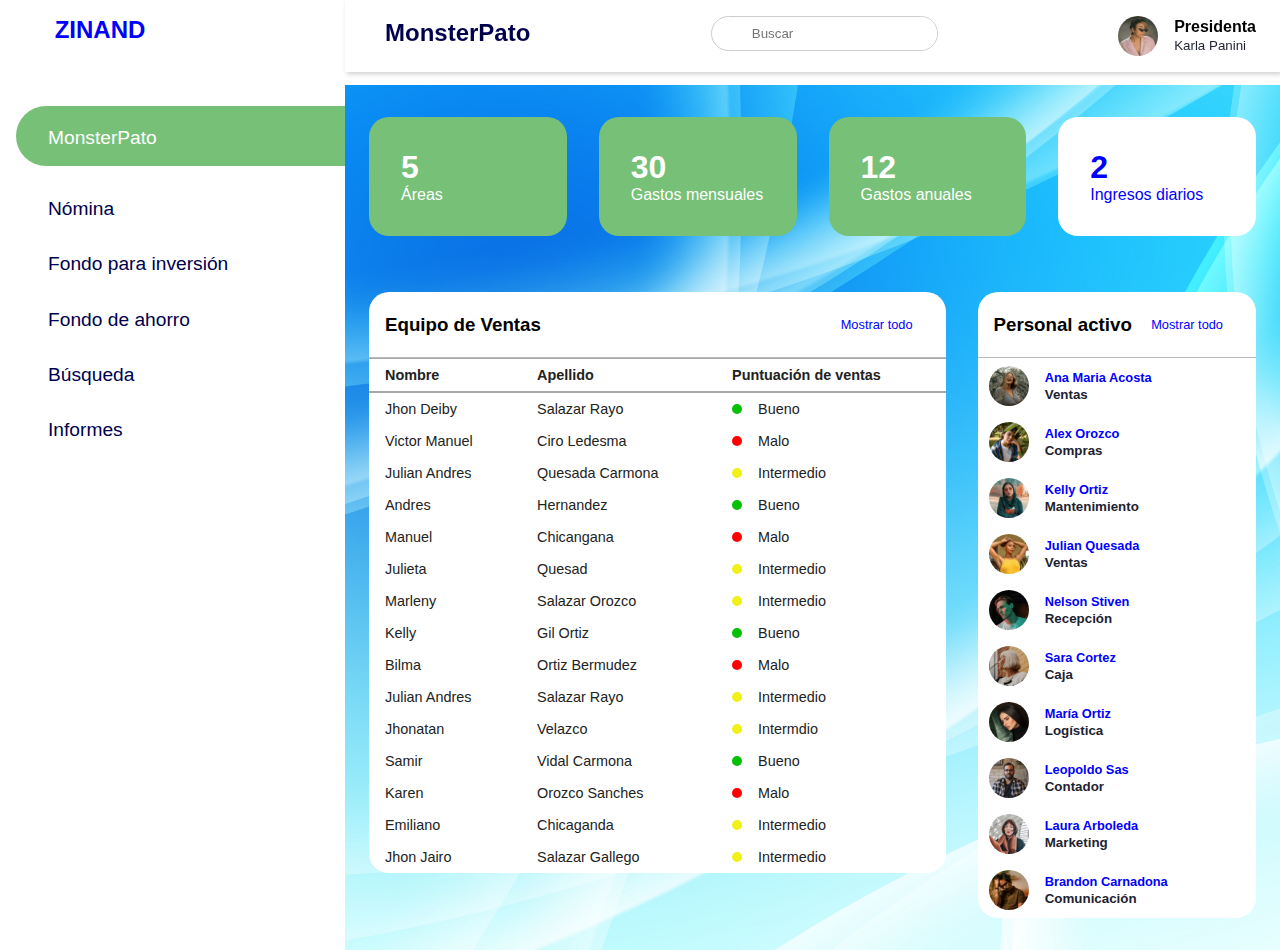
<file: history.html>
<!DOCTYPE html
>
<html lang="en">

<head>
    <meta charset="UTF-8">
    <meta http-equiv="X-UA-Compatible" content="IE=edge">
    <meta name="viewport" content="width=device-width,initial-scale=1,maximum-scale=1">
    <title>Detalles</title>
    <link rel="apple-touch-icon" sizes="180x180" href="favicon_io/apple-touch-icon.png">
    <link rel="icon" type="image/png" sizes="32x32" href="favicon_io/favicon-32x32.png">
    <link rel="icon" type="image/png" sizes="16x16" href="favicon_io/favicon-16x16.png">
    <link rel="manifest" href="favicon_io/site.webmanifest">
    <link rel="stylesheet" href="https://maxst.icons8.com/vue-static/landings/line-awesome/line-awesome/1.3.0/css/line-awesome.min.css">
    <link rel="stylesheet" href="history.css">
</head>

<body>
    <div class="conteiner">
    <input type="checkbox" id="nav-toggle">
    <div class="sidebar">
        <div class="sidebar-brand">
            <h2><span class="logo_zinand"></span> <a href="index.html"><span>ZINAND</span></a></h2>
        </div>
        <!--Secciones-del-tablero-->
        <div class="sidebar-menu">
            <ul>
                <li>
                    <a href="" class="active"><span class="las la-home"></span>
                    <span>MonsterPato</span></a>
                </li>
                <li>
                    <a href=""><span class="las la-user"></span>
                    <span>Nómina</span></a>
                </li>
                <li>
                    <a href=""><span class="lab la-wpforms"></span>
                    <span>Fondo para inversión</span></a>
                </li>
                <li>
                    <a href=""><span class="las la-history"></span>
                    <span>Fondo de ahorro</span></a>
                </li>
                <li>
                    <a href=""><span class="las la-search"></span>
                    <span>Búsqueda</span></a>
                </li>
                <li>
                    <a href=""><span class="las la-book-medical"></span>
                    <span>Informes</span></a>
                </li>
            </ul>
        </div>
    </div>

    <div class="main-content">
        <header>
            <h2>
                <label for="nav-toggle">
                    <span class="las la-bars"></span>
                </label> MonsterPato
            </h2>

            <div class="search-wrapper">
                <span class="las la-search"></span>
                <input type="search" placeholder="Buscar" />
            </div>
            <div class="user-wrapper">
                <img src="img/Panini.png" width="40px" height="40px" alt="">
                <div>
                    <h4>Presidenta</h4>
                    <small>Karla Panini</small>
                </div>
            </div>
        </header>

        <main>
            <div class="cards">

                <div class="card-single">
                    <div>
                        <h1>5</h1>
                        <span>Áreas
                        </span>
                    </div>
                    <div>
                    </div>
                </div>

                <div class="card-single">
                    <div>
                        <h1>30</h1>
                        <span>Gastos mensuales</span>
                    </div>
                    <div>
                    </div>
                </div>

                <div class="card-single">
                    <div>
                        <h1>12</h1>
                        <span>Gastos anuales</span>
                    </div>
                    <div>
                    </div>
                </div>

                <div class="card-single">
                    <div>
                        <h1>2</h1>
                        <span>Ingresos diarios</span>
                    </div>
                    <div>
                    </div>
                </div>
            </div>
            <!--Tabla-->
            <div class="recent-grid">
                <div class="projects">
                    <div class="card">
                        <div class="card-header">
                            <h3>Equipo de Ventas</h3>

                            <button>Mostrar todo <span class="las la-arrow-right">
                            </span></button>
                        </div>

                        <div class="card-body">
                            <div class="table-responsive">
                                <table width="100%">
                                    <thead>
                                        <tr>
                                            <td>Nombre</td>
                                            <td>Apellido</td>
                                            <td>Puntuación de ventas</td>
                                        </tr>
                                    </thead>
                                    <tbody>
                                        <tr>
                                            <td>Jhon Deiby</td>
                                            <td>Salazar Rayo</td>
                                            <td>
                                                <span class="status green"></span> Bueno
                                            </td>
                                        </tr>
                                        <tr>
                                            <td>Victor Manuel</td>
                                            <td>Ciro Ledesma</td>
                                            <td>
                                                <span class="status red"></span> Malo
                                            </td>
                                        </tr>
                                        <tr>
                                            <td>Julian Andres</td>
                                            <td>Quesada Carmona</td>
                                            <td>
                                                <span class="status yellow"></span> Intermedio
                                            </td>
                                        </tr>
                                        <tr>
                                            <td>Andres</td>
                                            <td>Hernandez</td>
                                            <td>
                                                <span class="status green"></span> Bueno
                                            </td>
                                        </tr>
                                        <tr>
                                            <td>Manuel</td>
                                            <td>Chicangana</td>
                                            <td>
                                                <span class="status red"></span> Malo
                                            </td>
                                        </tr>
                                        <tr>
                                            <td>Julieta</td>
                                            <td>Quesad</td>
                                            <td>
                                                <span class="status yellow"></span> Intermedio
                                            </td>
                                        </tr>
                                        <tr>
                                            <td>Marleny</td>
                                            <td>Salazar Orozco</td>
                                            <td>
                                                <span class="status yellow"></span> Intermedio
                                            </td>
                                        </tr>
                                        <tr>
                                            <td>Kelly</td>
                                            <td>Gil Ortiz</td>
                                            <td>
                                                <span class="status green"></span> Bueno
                                            </td>
                                        </tr>
                                        <tr>
                                            <td>Bilma</td>
                                            <td>Ortiz Bermudez</td>
                                            <td>
                                                <span class="status red"></span> Malo
                                            </td>
                                        </tr>
                                        <tr>
                                            <td>Julian Andres</td>
                                            <td>Salazar Rayo</td>
                                            <td>
                                                <span class="status yellow"></span> Intermedio
                                            </td>
                                        </tr>
                                        <tr>
                                            <td>Jhonatan</td>
                                            <td>Velazco</td>
                                            <td>
                                                <span class="status yellow"></span> Intermdio
                                            </td>
                                        </tr>
                                        <tr>
                                            <td>Samir</td>
                                            <td>Vidal Carmona</td>
                                            <td>
                                                <span class="status green"></span> Bueno
                                            </td>
                                        </tr>
                                        <tr>
                                            <td>Karen</td>
                                            <td>Orozco Sanches</td>
                                            <td>
                                                <span class="status red"></span> Malo
                                            </td>
                                        </tr>
                                        <tr>
                                            <td>Emiliano</td>
                                            <td>Chicaganda</td>
                                            <td>
                                                <span class="status yellow"></span> Intermedio
                                            </td>
                                        </tr>
                                        <tr>
                                            <td>Jhon Jairo</td>
                                            <td>Salazar Gallego</td>
                                            <td>
                                                <span class="status yellow"></span> Intermedio
                                            </td>
                                        </tr>


                                    </tbody>
                                </table>
                            </div>
                        </div>

                    </div>
                </div>

                <div class="customers">

                    <div class="card">
                        <div class="card-header">
                            <h3>Personal activo</h3>

                            <button>Mostrar todo <span class="las la-arrow-right">
                            </span></button>
                        </div>

                        <div class="card-body">

                            <div class="customer">
                                <div class="info">
                                    <img src="img/1.png" width="40px" height="40px" alt="">
                                    <div>
                                        <h4>Ana Maria Acosta</h4>
                                        <small>Ventas</small>
                                    </div>
                                </div>
                                <div class="contact">
                                    <span class="las la-user-circle"></span>
                                    <span class="lab la-whatsapp"></span>
                                    <span class="las la-phone"></span>
                                </div>
                            </div>

                            <div class="customer">
                                <div class="info">
                                    <img src="img/2.png" 40px " height="40px " alt=" ">
                                    <div>
                                        <h4>Alex Orozco</h4>
                                        <small>Compras</small>
                                    </div>
                                </div>
                                <div class="contact ">
                                    <span class="las la-user-circle "></span>
                                    <span class="lab la-whatsapp "></span>
                                    <span class="las la-phone "></span>
                                </div>
                            </div>

                            <div class="customer ">
                                <div class="info ">
                                    <img src="img/3.png" width="40px " height="40px " alt=" ">
                                    <div>
                                        <h4>Kelly Ortiz</h4>
                                        <small>Mantenimiento</small>
                                    </div>
                                </div>
                                <div class="contact ">
                                    <span class="las la-user-circle "></span>
                                    <span class="lab la-whatsapp "></span>
                                    <span class="las la-phone "></span>
                                </div>
                            </div>

                            <div class="customer ">
                                <div class="info ">
                                    <img src="img/4.png" width="40px " height="40px " alt=" ">
                                    <div>
                                        <h4>Julian Quesada</h4>
                                        <small>Ventas</small>
                                    </div>
                                </div>
                                <div class="contact ">
                                    <span class="las la-user-circle "></span>
                                    <span class="lab la-whatsapp "></span>
                                    <span class="las la-phone "></span>
                                </div>
                            </div>

                            <div class="customer ">
                                <div class="info ">
                                    <img src="img/5.png" width="40px " height="40px " alt=" ">
                                    <div>
                                        <h4>Nelson Stiven</h4>
                                        <small>Recepción</small>
                                    </div>
                                </div>
                                <div class="contact ">
                                    <span class="las la-user-circle "></span>
                                    <span class="lab la-whatsapp "></span>
                                    <span class="las la-phone "></span>
                                </div>
                            </div>

                            <div class="customer ">
                                <div class="info ">
                                    <img src="img/6.png" width="40px " height="40px " alt=" ">
                                    <div>
                                        <h4>Sara Cortez</h4>
                                        <small>Caja</small>
                                    </div>
                                </div>
                                <div class="contact ">
                                    <span class="las la-user-circle "></span>
                                    <span class="lab la-whatsapp "></span>
                                    <span class="las la-phone "></span>
                                </div>
                            </div>

                            <div class="customer ">
                                <div class="info ">
                                    <img src="img/7.png" width="40px " height="40px " alt=" ">
                                    <div>
                                        <h4>María Ortiz</h4>
                                        <small>Logística</small>
                                    </div>
                                </div>
                                <div class="contact ">
                                    <span class="las la-user-circle "></span>
                                    <span class="lab la-whatsapp "></span>
                                    <span class="las la-phone "></span>
                                </div>
                            </div>

                            <div class="customer ">
                                <div class="info ">
                                    <img src="img/8.png" width="40px " height="40px " alt=" ">
                                    <div>
                                        <h4>Leopoldo Sas</h4>
                                        <small>Contador</small>
                                    </div>
                                </div>
                                <div class="contact ">
                                    <span class="las la-user-circle "></span>
                                    <span class="lab la-whatsapp "></span>
                                    <span class="las la-phone "></span>
                                </div>
                            </div>

                            <div class="customer ">
                                <div class="info ">
                                    <img src="img/9.png" width="40px " height="40px " alt=" ">
                                    <div>
                                        <h4>Laura Arboleda</h4>
                                        <small>Marketing</small>
                                    </div>
                                </div>
                                <div class="contact ">
                                    <span class="las la-user-circle "></span>
                                    <span class="lab la-whatsapp "></span>
                                    <span class="las la-phone "></span>
                                </div>
                            </div>

                            <div class="customer ">
                                <div class="info ">
                                    <img src="img/10.png" width="40px " height="40px " alt=" ">
                                    <div>
                                        <h4>Brandon Carnadona</h4>
                                        <small>Comunicación</small>
                                    </div>
                                </div>
                                <div class="contact ">
                                    <span class="las la-user-circle "></span>
                                    <span class="lab la-whatsapp "></span>
                                    <span class="las la-phone "></span>
                                </div>
                            </div>

                            
                        </div>
                    </div>
                </div>
                
            </div>
        </main>

    </div>
    </div>
</body>

</html>
</file>
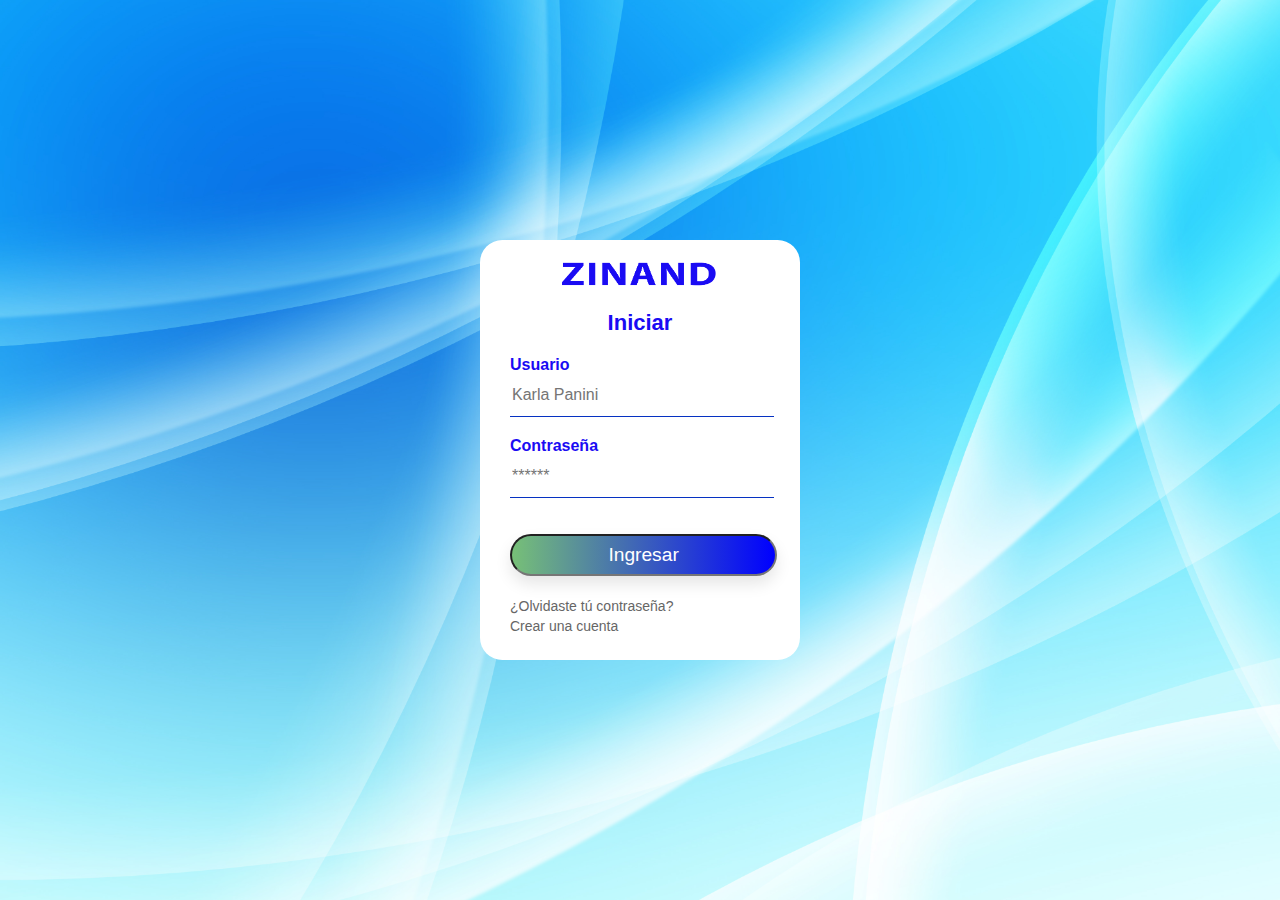
<file: login.html>
<!DOCTYPE html>
<html>
  <head>
    <meta charset="utf-8">
    <title>Login</title>
    <link rel="apple-touch-icon" sizes="180x180" href="favicon_io/apple-touch-icon.png">
    <link rel="icon" type="image/png" sizes="32x32" href="favicon_io/favicon-32x32.png">
    <link rel="icon" type="image/png" sizes="16x16" href="favicon_io/favicon-16x16.png">
    <link rel="manifest" href="favicon_io/site.webmanifest">
    <link rel="stylesheet" href="login.css">
  </head>
  <body>

    <div class="login-box">
      <img src="img/Zinand_azul-01.png" class="avatar" alt="Avatar Image">
      <h1>Iniciar</h1>
      <form>
        <!-- USERNAME INPUT -->
        <label for="username">Usuario</label>
        <input type="text" placeholder="Karla Panini">
        <!-- PASSWORD INPUT -->
        <label for="password">Contraseña</label>
        <input type="password" placeholder="******">
       <a href="dashboard.html"><span> <input class="submit" value="Ingresar"></span></a>
        <a href="#">¿Olvidaste tú contraseña?</a><br>
        <a href="#">Crear una cuenta</a>
      </form>
    </div>
  </body>
</html>
</file>
<file: landing.css>
@import url('https://fonts.googleapis.com/css2?family=Poppins:wght@100;200;300;400&display=swap');

:root{
    --green:rgb(119, 192, 119);
    --blue:blue;
    --gradient:linear-gradient(90deg, var(--green), var(--blue));
}

*{
    font-family: 'Poppins', sans-serif;
    margin:0; padding:0;
    box-sizing: border-box;
    text-decoration: none;
    outline: none; border:none;
}

*::selection{
    background:var(--blue);
    color:#fff;
}

html{
    font-size: 62.5%;
    overflow-x: hidden;
}

body{
    background:#f9f9f9;
}

section{
    min-height: 100vh;
    padding:0 9%;
    padding-top: 7.5rem;
    padding-bottom: 2rem;
}

.btn{
    display: inline-block;
    margin-top: 1rem;
    padding:.8rem 3rem;
    border-radius: 5rem;
    background:var(--gradient);
    font-size: 1.7rem;
    color:#fff;
    cursor: pointer;
    box-shadow: 0 .5rem 1rem rgba(0,0,0,.1);
    transition: all .3s linear;
}

.btn:hover{
    transform: scale(1.1);
}

.heading{
    text-align: center;
    background:var(--gradient);
    color:transparent;
    -webkit-background-clip: text;
    background-clip: text;
    font-size: 3.5rem;
    text-transform: uppercase;
    padding:1rem;
}

header{
    position: fixed;
    top:0; left:0;
    width:100%;
    background:#fff;
    box-shadow: 0 .5rem 1rem rgba(0,0,0,.1);
    padding:2rem 9%;
    display: flex;
    align-items: center;
    justify-content: space-between;
    z-index: 1000;
}

header .logo{
    font-size: 2rem;
    color:var(--green);
}

header .logo span{
    color:var(--blue);
    font-size: xx-large;
}

header .navbar a{
    font-size: 1.7rem;
    margin-left: 2rem;
    color:var(--blue);
}

header .navbar a:hover{
    color:var(--green);
}

header input{
    display: none;
}

header label{
    font-size: 3rem;
    color:var(--green);
    cursor: pointer;
    visibility: hidden;
    opacity: 0;
}

.home{
    display: flex;
    align-items: center;
    justify-content: center;
    background:url(img/home-bg-img2-01.png) no-repeat;
    background-size: cover;
    background-position: center;
}

.home .image img{
    width:40vw;
    animation: float 3s linear infinite;
}

@keyframes float{
    0%, 100%{
        transform: translateY(0rem);
    }
    50%{
        transform: translateY(-3.5rem);
    }
}

.home .content h3{
    font-size: 5.5rem;
    color:#333;
    text-transform: uppercase;
}

.home .content h3 span{
    color:var(--blue);
    text-transform: uppercase;
}

.home .content p{
    font-size: 1.7rem;
    color:#666;
    padding:1rem 0;
}

.features .box-container{
    display: flex;
    align-items: center;
    justify-content: center;
    flex-wrap: wrap;
}

.features .box-container .box{
    flex:1 1 30rem;
    min-height: 480px;
    background:#fff;
    border-radius: .5rem;
    border:.1rem solid rgba(0,0,0,.2);
    box-shadow: 0 .5rem 1rem rgba(0,0,0,.1);
    margin:1.5rem;
    padding:3rem 2rem;
    border-radius: .5rem;
    text-align: center;
    transition: .2s linear;
}

.features .box-container .box img{
    height: 15rem;
}

.features .box-container .box h3{
    font-size: 2rem;
    color:#333;
    padding-top: 1rem;
}

.features .box-container .box p{
    font-size: 1.3rem;
    color:#666;
    padding: 1rem 0;
}

.about{
    background:url(img/about-bg-01.png) no-repeat;
    background-size: cover;
    background-position: center;
    padding-bottom: 3rem;
}

.about .column{
    display: flex;
    align-items: center;
    justify-content: center;
    flex-wrap: wrap;
}

.about .column .image{
    flex:1 1 40rem;
}

.about .column .image img{
    width:100%;
}

.about .column .content{
    flex:1 1 40rem;
}

.about .column .content h3{
    font-size: 3rem;
    color:#666;
}

.about .column .content p{
    font-size: 1.5rem;
    color:#666;
    padding:1rem 0;
}

.about .column .content .buttons a:last-child{
    margin-left: 2rem;
}

.newsletter{
    text-align: center;
    padding:5rem 1rem;
/*     background:url(img/subscribe-bg2.png) no-repeat; */
    background-size: cover;
    background-position: center;
}

.newsletter h3{
    color: blue;
    font-size: 3rem;
    text-transform: uppercase;
}

.newsletter p{
    color: blue;
    font-size: 1.6rem;
    margin:2rem auto;
    width:70rem;
}

.newsletter form{
    display: flex;
    max-width: 70rem;
    border:.2rem solid blue;
    padding:.5rem;
    border-radius: 5rem;
    margin:2rem auto;
    height:5.5rem;
}

.newsletter form input[type="email"]{
    padding:0 2rem;
    font-size: 1.7rem;
    background:none;
    width:100%;
    color: blue;
    text-transform: none;
    background:none;
}

.newsletter form input[type="email"]::placeholder{
    color: blue;
}

.newsletter form input[type="submit"]{
    background: blue;
    width:20rem;
    font-size: 1.7rem;
    color: #fff;
    border-radius: 5rem;
    cursor: pointer;
}

.newsletter form input[type="submit"]:hover{
    color:var(--green);
}

.review .box-container{
    display: flex;
    align-items: center;
    justify-content: center;
    flex-wrap: wrap;
}

.review .box-container .box{
    background:#fff;
    margin:1rem;
    padding:1rem;
    text-align: center;
    position: relative;
    border:.1rem solid rgba(0,0,0,.2);
    box-shadow: 0 .5rem 1rem rgba(0,0,0,.1);
    flex:1 1 30rem;
    border-radius: .5rem;
}

.review .box-container .box .fa-quote-right{
    position: absolute;
    top:1rem; right:2rem;
    font-size: 8rem;
    color:var(--pink);
    opacity: .3;
}

.review .box-container .box .user img{
    border-radius: 50%;
    object-fit: cover;
    height: 7rem;
    width:7rem;
    margin-top: 2rem;
}

.review .box-container .box .user h3{
    color:var(--blue);
    font-size: 2rem;
}

.review .box-container .box .user .stars i{
    color:var(--green);
    font-size: 1.5rem;
    padding:1rem 0;
}

.review .box-container .box .comment{
    color:#666;
    font-size: 1.4rem;
    padding:1rem;
}

.pricing .box-container{
    display: flex;
    align-items: center;
    justify-content: center;
    flex-wrap: wrap;
}

.pricing .box-container .box{
    flex:1 1 27rem;
    margin:1rem;
    padding:1rem;
    background:#fff;
    border:.1rem solid rgba(0,0,0,.2);
    box-shadow: 0 .5rem 1rem rgba(0,0,0,.1);
    border-radius: .5rem;
    text-align: center;
    padding-bottom: 3rem;
}

.pricing .box-container .box:nth-child(2),
.pricing .box-container .box:hover{
    border:.2rem solid var(--blue);
}

.pricing .box-container .box .title{
    color:var(--green);
    font-size: 2.5rem;
    padding-top: 1rem;
}

.pricing .box-container .box .price{
    font-size: 4rem;
    color:var(--blue);
    padding:1rem 0;
}

.pricing .box-container .box .price span{
    font-size: 2rem;
}

.pricing .box-container .box ul{
    padding:1rem 0;
    list-style: none;
}

.pricing .box-container .box ul li{
    font-size: 1.7rem;
    color:#666;
    padding:.5rem 0;
}

.pricing .box-container .box ul li .fa-check{
    color:lightgreen;
}

.pricing .box-container .box ul li .fa-times{
    color:tomato;
}

.contact{
    display: flex;
    align-items: center;
    justify-content: center;
    flex-wrap: wrap;
    padding-bottom: 4rem;
}

.contact .image{
    flex:1 1 40rem;
}

.contact .image img{
    width:100%;
    padding:2rem;
}

.contact form{
    flex:1 1 40rem;
    padding:2rem 3rem;
    border:.1rem solid rgba(0,0,0,.2);
    box-shadow: 0 .5rem 1rem rgba(0,0,0,.1);
    border-radius: .5rem;
    background:#fff;
}

.contact form .heading{
    text-align: left;
    padding:0;
    padding-bottom: 2rem;
}

.contact form .inputBox{
    position: relative;
}

.contact form .inputBox input, .contact form .inputBox textarea{
    width:100%;
    background:none;
    color:#666;
    margin:1.5rem 0;
    padding:.5rem 0;
    font-size: 1.7rem;
    border-bottom: .1rem solid rgba(0,0,0,.1);
    text-transform: none;
}

.contact form .inputBox textarea{
    resize: none;
    height: 13rem;
}

.contact form .inputBox label{
    position: absolute;
    top:1.7rem; left:0;
    font-size: 1.7rem;
    color:#666;
    transition: .2s linear;
}

.contact form .inputBox input:focus ~ label,
.contact form .inputBox input:valid ~ label,
.contact form .inputBox textarea:focus ~ label,
.contact form .inputBox textarea:valid ~ label{
    top:-.5rem;
    font-size: 1.5rem;
    color:var(--blue);
}

.footer{
    padding-top: 3rem;
    background:url(img/footer-bg.png) no-repeat;
    background-size: cover;
    background-position: center;
}

.footer .box-container{
    display: flex;
    flex-wrap: wrap;
}

.footer .box-container .box{
    flex:1 1 25rem;
    margin:2rem;
}

.footer .box-container .box h3{
    font-size: 2.5rem;
    padding:1rem 0;
    color:#0004d0;
    text-decoration: underline;
    text-underline-offset: 1rem;
}

.footer .box-container .box p{
    font-size: 1.5rem;
    padding:.5rem 0;
    color:#0004d0;
}

.footer .box-container .box a{
    display: block;
    font-size: 1.5rem;
    padding:.5rem 0;
    color:#0004d0;
}

.footer .box-container .box a:hover{
    text-decoration: underline;
}

.footer .box-container .box .info{
    display: flex;
    align-items: center;
}

.footer .box-container .box .info i{
    margin:.5rem 0;
    margin-right: 1rem;
    border-radius: 50%;
    background:#fff;
    color:var(--blue);
    font-size: 1.5rem;
    height:4.5rem;
    width:4.5rem;
    line-height: 4.5rem;
    text-align: center;
}

.footer .credit{
    font-size: 2rem;
    font-weight: normal;
    letter-spacing: .1rem;
    color: #0004d0;
    border-top: .1rem solid #fff5;
    padding:2.5rem 1rem;
    text-align: center;
}














/* media queries  */

@media (max-width:1200px){
    
    html{
        font-size: 55%;
    }

}

@media (max-width:991px){
    
    section{
        padding:0 3%;
        padding-top: 7.5rem;
        padding-bottom: 2rem;
    }

}

@media (max-width:768px){

    header label{
        visibility: visible;
        opacity: 1;
    }

    header .navbar{
        position: absolute;
        top:100%; left: 0;
        width:100%;
        background:#fff;
        padding:1rem 2rem;
        border-top: .1rem solid rgba(0,0,0,.2);
        box-shadow: 0 .5rem 1rem rgba(0,0,0,.1);
        transform-origin: top;
        transform: scaleY(0);
        opacity: 0;
        transition: .2s linear;
    }

    header .navbar a{
        display: block;
        margin:2rem 0;
        font-size: 2rem;
    }

    header input:checked ~ .navbar{
        transform: scaleY(1);
        opacity: 1;
    }

    header input:checked ~ label::before{
        content:'\f00d';
    }

    .home{
        flex-flow: column-reverse;
    }

    .home .image img{
        width:100%;
    }

    .home .content h3{
        font-size: 3.6rem;
    }

    .home .content p{
        font-size: 1.5rem;
    }

    .about{
        background-position: right;
    }

    .newsletter p{
        width:auto;
    }

}

@media (max-width:450px){
    
    html{
        font-size: 50%;
    }

    .about .column .content .buttons a{
        width:100%;
        text-align: center;
    }

    .about .column .content .buttons a:last-child{
        margin: 1rem 0;
    }

}
</file>
<file: creditcard2.css>
*{
    box-sizing:border-box;
    font-family: "poppins", sans-serif;
  }
 
  body, html{
    margin:0;
    padding:0;
    height: 100%;
    width: 100%;
  }
  body{
    display: flex;
    justify-content: center;
    align-items: center;
    display: -webkit-flex;
    -webkit-align-items: center;
    -webkit-justify-content: center;
    background: url(img/Depositphotos_2425789_XL.jpg);
    flex-direction: column;
    -webkit-flex-direction: column;
  }
  .title {
      margin-bottom: 30px;
      color: #162969;
  }
  
  a{
    text-decoration: none;
    color: #fff;
  } 
  .card{
  width: 400px;
  height: 250px;
    -webkit-perspective: 600px;
    -moz-perspective: 600px;
    perspective:600px;
    
  }
  
  .card__part{
      top: 0;
    position: absolute;
  z-index: 1000;
    left: 0;
    display: inline-block;
      width: 400px;
      height: 250px;
      background-image: url(img/Depositphotos_2425789_XL.jpg);
      background-repeat: no-repeat;
      background-position: center;
      background-size: cover;
      border-radius: 8px;
     
      -webkit-transition: all .5s cubic-bezier(0.175, 0.885, 0.32, 1.275);
      -moz-transition: all .5s cubic-bezier(0.175, 0.885, 0.32, 1.275);
      -ms-transition: all .5s cubic-bezier(0.175, 0.885, 0.32, 1.275);
      -o-transition: all .5s cubic-bezier(0.175, 0.885, 0.32, 1.275);
      transition: all .5s cubic-bezier(0.175, 0.885, 0.32, 1.275);
      -webkit-transform-style: preserve-3d;
      -moz-transform-style: preserve-3d;
      -webkit-backface-visibility: hidden;
      -moz-backface-visibility: hidden;
  }
  
  .card__front{
    padding: 18px;
  -webkit-transform: rotateY(0);
  -moz-transform: rotateY(0);
  }
  
  .card__back {
    padding: 18px 0;
  -webkit-transform: rotateY(-180deg);
  -moz-transform: rotateY(-180deg);
  }
  
  .card__black-line {
      margin-top: 5px;
      height: 38px;
      background-color: #303030;
  }
  
  .card__logo {
      height: 26px;
  }
  
  .card__front-logo{
        position: absolute;
      top: 25px;
      right: 25px;
  }
  .card__square {
      border-radius: 5px;
      height: 30px;
  }
  
  .card_numer {
      display: block;
      width: 100%;
      word-spacing: 8px;
      font-size: 25px;
      letter-spacing: 4px;
      color: #00004d;
      text-align: center;
      margin-bottom: 30px;
      margin-top: 40px;
  }
  
  .card__space-75 {
      width: 80%;
      float: left;
  }
  
  .card__space-25 {
      width: 20%;
      float: left;
  }
  
  .card__label {
      font-size: 7px;
      text-transform: uppercase;
      color: #00004d;
      letter-spacing: 1px;
  }
  
  .card__info {
      margin-bottom: 0;
      margin-top: 10px;
      font-size: 16px;
      line-height: 22px;
      color: #00004d;
    letter-spacing: 1px;
    text-transform: uppercase;
  }
  
  .card__back-content {
      padding: 20px 15px 0;
  }
  .card__secret--last {
      color: #303030;
      text-align: right;
      margin: 0px;
      font-size: 14px;
  }
  
  .card__secret {
      padding: 15px 15px;
      background-color: #fff;
      position:relative;
  }
  
  .card__secret:before{
    content:'';
    position: absolute;
  top: -3px;
  left: -3px;
  height: calc(100% + 6px);
  width: calc(100% - 42px);
  border-radius: 4px;
    background: repeating-linear-gradient(45deg, #ededed, #ededed 5px, #f9f9f9 5px, #f9f9f9 10px);
  }
  
  .card__back-logo {
      position: absolute;
      bottom: 25px;
      right: 25px;
  }
  
  .card__back-square {
      position: absolute;
      bottom: 25px;
      left: 25px;
  }
  
  .card:hover .card__front {
      -webkit-transform: rotateY(180deg);
      -moz-transform: rotateY(180deg);
  
  }
  
  .card:hover .card__back {
      -webkit-transform: rotateY(0deg);
      -moz-transform: rotateY(0deg);
  }
</file>
<file: dashboard-panel.css>
*
{
    padding: 0;
    margin: 0; 
    font-family: 'Poppins', sans-serif; 
    font-size: 1.6rem;
    list-style: none;
    text-decoration: none;
    user-select: none;
} 

html
{
    font-size: 9px; 
    /* it is relative unit means 1rem = 9px*/
}

.fa
{
    color: #00004d;
}
 
body
{
    display: flex;
    justify-content: center;
    align-items: center;
    min-height: 100vh;
    background: url(img/Depositphotos_2425789_XL.jpg);
    background-size: cover;
    background-position: center; 
}

.container
{
    display: grid;
    grid-template-columns: .6fr 1fr 1fr 1fr;
    grid-template-rows: .2fr .2fr .4fr .6fr .3fr;
    grid-template-areas: "navbar navbar navbar navbar"
                         "sidebar header header header"
                         "sidebar card1 card2 card3"
                         "sidebar graph graph debitcard"
                         "sidebar card4 card5 card6";
                         grid-gap: 1rem;
                         padding: 2rem;
    width: 90%;
    min-height: 85vh;
    background: linear-gradient(to top right, rgba(255, 255, 255, 0.5), rgba(255,255,255,.5));
    border-radius: 1.4rem;
}

.container .bg
{
    background: #fff;
    border-radius: 1.4rem;
} 

.container .card
{
    transition: .3s;
}

.container .card:hover
{
    background:blue;
    color: #fff;
}

.container .card:hover .fa
{
    color: #fff;
}

.navbar
{
    grid-area: navbar;
}

.sidebar
{
    grid-area: sidebar;
}

.header
{
    grid-area: header;
}

.card1
{
    grid-area: card1;
}

.card2
{
    grid-area: card2;
}

.card3
{
    grid-area: card3;
}

.graph
{
    grid-area:graph;
}

.debitcard
{
    grid-area: debitcard;
}

.card4
{
    grid-area: card4;
}

.card5
{
    grid-area: card5;
}

.card6
{
    grid-area: card6;
} 

/* navbar css start*/
    .container .navbar
    {
        display: flex;
        justify-content: space-between;
        align-items: center;
        padding: .8rem 2.5rem;
        margin-top: .8rem;
    }

    .container .navbar .logo
    {
        display: flex;
        align-items: center;
    }


    .container .navbar .logo img
    {
        width: 20rem;
        border-radius: 100%;
    }

    
    .navbar .searchbox
    {
        position: relative;
    }

    .navbar .searchbox input
    {
        padding: .8rem 12rem .8rem 2rem;
        border: none;
        outline: none;
        border-radius: 3rem;
        transition: .3s; 
    }

    .navbar .searchbox input:focus
    {
        background: rgb(119, 192, 119);
        color: #fff;
        padding: .8rem 23rem .8rem 2rem;
    }
 

    .searchbox input:focus::-webkit-input-placeholder {
        color: #fff;
    }

    .navbar .searchbox .fa
    {
        position: absolute;
        top: 1rem;
        right: 1rem;
    }

    .navbar .navitem
    {
        display: flex;
        justify-content: center;
        align-items: center;
    }

    .navbar .navitem .icons
    {
        position: relative;
        right: 1.5rem;
    }

    .navbar .navitem .icons ul li
    {
        position: relative;
        display: inline-block;
        font-size: 1.6rem;
        margin: 0 1.2rem;
    }

    .navbar .navitem .icons ul li .fa
    {
        padding: .5rem;
        color: #fff;
        background: blue;
        border-radius: 50%;
        transition: .3s;
    }

    .navbar .navitem .icons ul li .fa:hover
    {
        transform: scale(1.2) rotate(360deg);
        color: #33ccff;
        background: transparent;
    }

    .navbar .navitem .account
    {
        position: relative;
        display: flex;
        align-items: center;
    }

    .navbar .navitem .account img
    {
        border-radius: 50%;
    }

    .navbar .navitem .account .name
    {
        text-transform: capitalize;
        margin: 0 .8rem;
        font-weight: 700;
    }

    .navbar .navitem .account .username
    {
        position: absolute;
        top: 2rem;
        left: 4rem;
        font-size: 1.2rem;
        color: rgb(61,56,56);
    }
/* navbar css end*/

/*SIDEBAR CSS START*/
    .sidebar
    {
        padding: 2rem;
    }

    .sidebar .fa
    {
        color: #00004d;
        font-size: 1.8rem;
        padding: .5rem;
    }
    
    .sidebar ul li
    {
        padding: .4rem;
        margin: 1rem 0;
        border-radius: .8rem;
    }

    .sidebar ul li a
    {
        color: #00004d;
        text-transform: capitalize;
        font-weight: 400;
    }

    .sidebar ul li:hover
    {
        background: rgb(119, 192, 119);
    }

    .sidebar ul li:hover a
    {
        color: #fff;
    }

    .sidebar ul li:hover .fa
    {
        color: #fff;
    }

    .sidebar ul .dashboard
    {
        background:rgb(119, 192, 119);
        color: #fff;
    }

    .sidebar ul .dashboard a
    {
        color: #fff;
    }

    .sidebar ul .dashboard .fa
    {
        color: #fff;
    }
/*SIDEBAR CSS END*/

/*HEADER CSS START*/
    .header
    {
        position: relative;
    }

    .header .tittle
    {
        position: absolute;
        top: 1rem;
        left: 2rem;
    }

    .header .tittle h2
    {
        text-transform: capitalize;
        font-weight: 700;
        font-size: 1.6rem;
    }

    .header .tittle h1
    {
        font-size: 2.5rem;
        font-weight: normal;
    }
/*HEADER CSS END*/

/*ROW-1 CARDS CSS START*/
.row-1
{
    display: flex;
    align-items: center;
    justify-content: center;
}

.row-1 .box
{
    display: flex;
    align-items: center;
    justify-content: center;
}

.row-1 .box .logo
{
    padding: 2rem 2.4rem;
    border-radius: 50%;
    box-shadow:  -3px -3px 3px #cbced1,
                 -3px -3px 3px #ffffff;
}

.row-1 .box .logo .fa
{
    font-size: 3rem;
}

.row-1 .box .content
{
    margin-left: 1.5rem;
}

.row-1 .box .content h2
{
    font-size: 3rem;
    font-weight: 500;
    margin: .5rem 0;
}

.row-1 .box .content a{
    font-size: 1.2rem;
    color: #00004d;
}
/*ROW-1 CARDS CSS END*/

/*DEBIT-CARD CSS*/
.debitcard img
{
    border-radius: 22px;
}
/*DEBIT-CARD CSS*/ 

/*GRAPH CSS START*/
.graph
{
    position: relative; 
}

.graph .chart
{
    width: 100%;
    border-radius: 1.4rem; 
}

.chart .status
{
    position: absolute;
    top: 5rem;
    left: 12rem;
    text-transform: capitalize;
    font-weight: 700;
}

.chart ul
{
    position: absolute;
    bottom: 4rem;
    left: 6rem;
}

.chart ul li
{
    padding: .3rem 0;
    text-align: center;
    font-size: 1.2rem;
    font-family: sans-serif;
}

.chart .box li
{
    position: absolute;
    bottom: 4.5rem;
    width: 2rem;
    height: 10rem;
    border-radius: .8rem;
    box-shadow: 13px 13px 20px #cbced1,
                -13px -13px 20px #ffffff;
}

.chart .box li:nth-child(1)
{
    left: 12rem;
}

.chart .box li:nth-child(2)
{
    left: 19rem;
}

.chart .box li:nth-child(3)
{
    left: 26rem;
}

.chart .box li:nth-child(4)
{
    left: 34rem;
}

.chart .box li:nth-child(5)
{
    left: 42rem;
}

.chart .box li:nth-child(6)
{
    left: 50rem;
}

.chart .box li:nth-child(7)
{
    left: 58rem;
}

.chart .box li:nth-child(8)
{
    left: 66rem;
}

.chart .box li:nth-child(9)
{
    left: 74rem;
}

.chart .box li .text
{
    position: absolute;
    bottom: -2.5rem;
    left: -.5rem;
    width: 8rem;
    text-transform: uppercase;
    font-size: 1.2rem;
    font-family: 'Poppins', sans-serif;
}

.chart .box li:before
{
    content: '';
    position: absolute;
    bottom: 0;
    width: 100%;
    background: blue;
    border-radius: .6rem;
    animation: bar 10s linear infinite;
    animation-delay: calc(-10s*var(--i));
}

@keyframes bar
{
    0%
    {
        height: 80%;
        filter: hue-rotate(180deg);
    }

    50%
    {
        height: 0;
    }

    100%
    {
        height: 80%;
        filter: hue-rotate(0);
    }
}
/*GRAPH CSS END*/

/*ROW-2 CARDS CSS START*/
.row-2
{
    display: flex;
    justify-content: center;
    align-items: center;
}

.row-2 .box
{
    display: flex;
    align-items: center;
}

.row-2 .box .logo
{
    padding: 2rem 2.5rem;
}

.row-2 .box .logo .fa
{
    font-size: 3rem;
}

.row-2 .box .content h1
{
    font-size: 2.2rem;
    font-weight: 500;
}
/*ROW-2 CARDS CSS END*/

/* RESPONSIVE TEMPLATES DESIGN START FROM HERE*/   
@media screen and (max-width: 1024px)
{
    html
    {
        font-size: 8.5px;
    }
}

@media screen and (max-width: 920px)
{
    html
    {
        font-size: 8px;
    }
}

@media screen and (max-width: 840px)
{
    html
    {
        font-size: 7px;
    }
}

@media screen and (max-width: 768px){
     
    html
    {
        font-size: 9px;
    }

   

    .container
{
    background: transparent;
    display: grid;
    grid-template-columns: 1fr;
    grid-template-rows: .2fr .2fr .3fr .6fr .6fr .6fr .8fr .2fr .4fr .4fr .4fr;
    grid-template-areas: "navbar"
                         "sidebar"
                         "header"
                         "card1"
                         "card2"
                         "card3"
                         "graph"
                         "debitcard"
                         "card4"
                         "card5"
                         "card6";   
                        }

                        .container .navbar
                        {
                            display: flex;
                            flex-direction: column;
                            gap: 2.5rem;
                        } 

                        .toggle
                        {
                            display: none;
                        }

                        .dashboard
                        {
                            position: relative;
                        }

                        .togglebtn
                        {
                            position: absolute;
                            top: .2rem;
                            right: .2rem;
                            width: 3.3rem;
                            height: 3.3rem;
                            background: #00004d;
                            display: flex;
                            justify-content: center;
                            align-items: center;
                        }

                        .togglebtn:before
                        {
                            content: '';
                            position: absolute;
                            width: 2rem;
                            height: .2rem;
                            background: #fff;
                            transform: translateY(-6px);
                            box-shadow: 0 6px 0 #fff;
                            transition: .3s;
                        }

                        .togglebtn.active:before
                        {
                            transform: translateY(0) rotate(40deg);
                            box-shadow: 0 0 0 #fff;
                        }

                        .togglebtn:after
                        {
                            content: '';
                            position: absolute;
                            width: 2rem;
                            height: .2rem;
                            background: #fff;
                            transform: translateY(6px); 
                            transition: .3s;
                        }

                        .togglebtn.active:after
                        {
                            transform: translateY(0) rotate(-40deg); 
                        }

                        .graph
                        {
                            overflow: scroll;
                        }

}

@media screen and (max-width: 385px){
     
    html
    {
        font-size: 8px;
    }

    .chart .status
    { 
        top: 2rem;
    }
}

@media screen and (max-width: 340px){
     
    html
    {
        font-size: 7px;
    }
}
</file>
<file: detalles.css>
:root {
    --main-color: #fff;
    --color-dark: #1D2231;
    --text-grey: rgb(78, 76, 76);
}

* {
    padding: 0;
    margin: 0;
    box-sizing: border-box;
    list-style-type: none;
    text-decoration: none;
    font-family: 'Poppins', sans-serif;
}

.sidebar {
    width: 345px;
    position: fixed;
    left: 0;
    top: 0;
    height: 100%;
    border-radius: 0px 10px;
    background: var(--main-color);
    z-index: 100;
    transition: width 300ms;
}

.sidebar-brand {
    height: 90px;
    border-radius: 20px;
    padding: 1rem 0rem 1rem 2rem;
    color: blue;
}

.sidebar-brand span {
    display: inline-block;
    padding-right: 1rem;
}

.sidebar-menu {
    margin-top: 1rem;
}

.sidebar-menu li {
    width: 100%;
    margin-bottom: 1.7rem;
    padding-left: 1rem;
}

.sidebar-menu a {
    padding-left: 1rem;
    display: block;
    color: #00004d;
    font-size: 1rem;
}

.sidebar-menu a.active {
    background: rgb(119, 192, 119);
    padding-top: 1rem;
    padding-bottom: 1rem;
    color: var(--main-color);
    border-radius: 30px 0px 0px 30px;
}

.sidebar-menu a span:first-child {
    font-size: 1.5rem;
    padding-right: 1rem;
}

#nav-toggle:checked+.sidebar {
    width: 70px;
    border-radius: 20px;
}

#nav-toggle:checked+.sidebar .sidebar-brand,
#nav-toggle:checked+.sidebar li {
    padding-left: 1rem;
    border-radius: 20px;
    text-align: center;
}

#nav-toggle:checked+.sidebar li a {
    padding-left: 0rem;
}

#nav-toggle:checked+.sidebar .sidebar-brand h2 span:last-child,
#nav-toggle:checked+.sidebar li a span:last-child {
    display: none;
}

#nav-toggle:checked~.main-content {
    margin-left: 70px;
}

#nav-toggle:checked~.main-content header {
    width: calc(100% - 70px);
    left: 70px;
}

.main-content {
    transition: margin-left 300ms;
    margin-left: 345px;
}

header {
    background: #fff;
    display: flex;
    justify-content: space-between;
    padding: 1rem 1.5rem;
    box-shadow: 2px 2px 5px rgba(0, 0, 0, 0.2);
    position: fixed;
    left: 345px;
    width: calc(100% - 345px);
    top: 0;
    z-index: 100;
    transition: left 300ms;
}

#nav-toggle {
    display: none;
}

header h2 {
    color: #00004d;
}
a{
    text-decoration: none;
    color: blue;
}
header label span {
    font-size: 1.7rem;
    padding-right: 1rem;
}

.search-wrapper {
    border: 1px solid #ccc;
    border-radius: 30px;
    height: 35px;
    display: flex;
    align-items: center;
    overflow-x: hidden;
}

.search-wrapper span {
    display: inline-block;
    padding: 0rem 1rem;
    font-size: 1.5rem;
}

.search-wrapper input {
    height: 100%;
    padding: .5rem;
    border: none;
    outline: none;
}

.user-wrapper {
    display: flex;
    align-items: center;
}

.user-wrapper img {
    border-radius: 50%;
    margin-right: 1rem;
}

.user-wrapper small {
    display: inline-block;
    color: var(--color-dark);
}

main {
    margin-top: 85px;
    padding: 2rem 1.5rem;
    background: url(img/Depositphotos_2425789_XL.jpg) no-repeat center top;
    background-size: cover;
    min-height: calc(100vh - 90px);
}

.cards {
    display: grid;
    border-radius: 20px;
    grid-template-columns: repeat(4, 1fr);
    grid-gap: 2rem;
    margin-bottom: 1rem;
}

.card-single {
    display: flex;
    justify-content: space-between;
    background: rgb(119, 192, 119);
    border-radius: 20px !important;
    padding: 2rem;
    border-radius: 2px;
}

.card-single div:last-child span {
    font-size: 3rem;
    color: var(--main-color);
    border-radius: 20px;
}

.card-single div:first-child span {
    color: var(--main-color);
    border-radius: 20px;
}

.card-single:last-child {
    background: var(--main-color);
    border-radius: 20px;
}
.card-single h1{
    color: #fff;
}
.card-single:last-child h1,
.card-single:last-child div:first-child span,
.card-single:last-child div:last-child span {
    color: blue;
    border-radius: 20px;
}

.recent-grid {
    margin-top: 3.5rem;
    display: grid;
    grid-gap: 2rem;
    grid-template-columns: 65% auto;
}

.card {
    background: #fff;
    border-radius: 20px !important; 
}

.card-header {
    padding: 1rem;
}

.card-header {
    display: flex;
    justify-content: space-between;
    align-items: center;
    border-bottom: 1px solid #bebaba;
}

.card-header button {
    background: var(--main-color);
    border-radius: 10px;
    color: blue;
    font-size: .8rem;
    padding: .5rem 1rem;
    border: 1px solid var(--main-color);
}

table {
    border-collapse: collapse;
}

thead tr {
    border-top: 1px solid #a8a7a7;
    border-bottom: 2px solid #a8a7a7;
}

thead td {
    font-weight: 700;
}

td {
    padding: .5rem 1rem;
    font-size: .9rem;
    color: #222;
}

td .status {
    display: inline-block;
    height: 10px;
    width: 10px;
    border-radius: 50%;
    margin-right: 1rem;
}

tr td:last-child {
    display: flex;
    align-items: center;
}

.status.green {
    background: rgb(6, 192, 6);
}

.status.yellow {
    background: rgb(240, 240, 26);
}

.status.red {
    background: red;
}

.table-responsive {
    width: 100%;
    overflow-x: auto;
}

.customer {
    display: flex;
    justify-content: space-between;
    align-items: center;
    padding: .5rem .7rem;
}

.info {
    display: flex;
    align-items: center;
}

.info img {
    border-radius: 50%;
    margin-right: 1rem;
}

.info h4 {
    font-size: .8rem;
    font-weight: 700;
    color: blue;
}

.info small {
    font-weight: 600;
    color: var(--color-dark);
}

.contact span {
    font-size: 1.2rem;
    display: inline-block;
    margin-left: .5rem;
    color: blue;
}

@media only screen and (max-width: 1200px) {
    .sidebar {
        width: 70px;
    }
    .sidebar .sidebar-brand,
    .sidebar li {
        padding-left: 1rem;
        text-align: center;
    }
    .sidebar li a {
        padding-left: 0rem;
    }
    .sidebar .sidebar-brand h2 span:last-child,
    .sidebar li a span:last-child {
        display: none;
    }
    .main-content {
        margin-left: 70px;
    }
    .main-content header {
        width: calc(100% - 70px);
        left: 70px;
    }
}

@media only screen and (max-width: 960px) {
    .cards {
        grid-template-columns: repeat(3, 1fr);
    }
    .recent-grid {
        grid-template-columns: 60% 40%;
    }
}

@media only screen and (max-width: 768px) {
    .cards {
        grid-template-columns: repeat(2, 1fr);
    }
    .recent-grid {
        grid-template-columns: 100%;
    }
    .search-wrapper {
        display: none;
    }
    .sidebar {
        left: -100% !important;
    }
    header h2 {
        display: flex;
        align-items: center;
    }
    header h2 label {
        display: inline-block;
        text-align: center;
        background: var(--main-color);
        padding-right: 0rem;
        margin-right: 1rem;
        height: 40px;
        width: 40px;
        border-radius: 50%;
        color: #00004d;
        display: flex;
        align-items: center;
        justify-content: center !important;
    }
    header h2 span {
        text-align: center;
        padding-right: 0rem;
    }
    header h2 {
        font-size: 1.1rem;
    }
    .main-content {
        width: 100%;
        margin-left: 0rem;
    }
    header {
        width: 100% !important;
        left: 0 !important;
    }
    #nav-toggle:checked+.sidebar {
        left: 0 !important;
        z-index: 100;
        width: 345px;
    }
    #nav-toggle:checked+.sidebar:hover {
        width: 345px;
        z-index: 200;
    }
    #nav-goggle:checked+.sidebar .sidebar-brand,
    #nav-toggle:checked+.sidebar:hover li {
        padding-left: 2rem;
        text-align: left;
    }
    #nav-goggle:checked+.sidebar li a {
        padding-left: 1rem;
    }
    #nav-goggle:checked+.sidebar .sidebar-brand h2 span:last-child,
    #nav-goggle:checked+.sidebar li a span:last-child {
        display: inline;
    }
}

@media only screen and (max-width: 560px) {
    .cards {
        grid-template-columns: 100%;
    }
}
</file>
<file: facturas.css>
body {
  font-family:  "poppins", sans-serif;
  background: url(img/Depositphotos_2425789_XL.jpg);
}

.titulo{
  color: #fff;
}
.titulo2{
  color: #fff;
}
.container {
  width: 100%;
  max-width: 1000px;
  margin: auto;
}
.container a{
  text-decoration: none;
}
.container .logo span{
  color: #fff;
  font-size: xx-large;
}
.table {
  width: 100%;
  border: 1px solid #ccc;
  border-collapse: collapse;
  margin: 0;
  padding: 0;
  table-layout: fixed;
}

.table caption {
  font-size: 28px;
  text-transform: uppercase;
  font-weight: bold;
  margin: 8px 0px;
}

.table tr {
  background-color: #fff;
  border: 1px solid rgb(7, 210, 44);
}

.table th, .table td {
  font-size: 16px;
  padding: 8px;
  text-align: center;
}

.table thead th{ 
  text-transform: uppercase;
  background-color: rgb(119, 192, 119);
}

.table tbody tr:hover {
  background-color: rgba(250, 245, 245, 0.2);
}

.table tbody td:hover {
  background-color: blue;
  font-size: 16px;
  color: #fff;
  padding: 8px;
  text-align: center;
}

@media screen and (max-width: 600px) {
  .table {
      border: 0px;
  }
  .table caption {
      font-size: 22px;
  }
  .table thead {
      display: none;
  }
  .table tr {
      margin-bottom: 8px;
      border-bottom: 4px solid #ddd;
      display: block;
  }
  .table th, .table td {
      font-size: 12px;
  }
  .table td {
      display: block;
      border-bottom: 1px solid #ddd;
      text-align: right;
  }
  .table  td:last-child {
      border-bottom: 0px;
  }
  .table td::before {
      content: attr(data-label);
      font-weight: bold;
      text-transform: uppercase;
      float: left;
  }
}
</file>
<file: history.css>
:root {
    --main-color: #fff;
    --color-dark: #1D2231;
    --text-grey: rgb(78, 76, 76);
}

* {
    padding: 0;
    margin: 0;
    box-sizing: border-box;
    list-style-type: none;
    text-decoration: none;
    font-family: 'Poppins', sans-serif;
}

.sidebar {
    width: 345px;
    position: fixed;
    left: 0;
    top: 0;
    height: 100%;
    border-radius: 0px 10px;
    background: var(--main-color);
    z-index: 100;
    transition: width 300ms;
}

.sidebar-brand {
    height: 90px;
    border-radius: 20px;
    padding: 1rem 0rem 1rem 2rem;
    color: blue;
}

.sidebar-brand span {
    display: inline-block;
    padding-right: 1rem;
}

.sidebar-menu {
    margin-top: 1rem;
}

.sidebar-menu li {
    width: 100%;
    margin-bottom: 1.7rem;
    padding-left: 1rem;
}

.sidebar-menu a {
    padding-left: 1rem;
    display: block;
    color: #00004d;
    font-size: 1.2rem;
}

.sidebar-menu a.active {
    background: rgb(119, 192, 119);
    padding-top: 1rem;
    padding-bottom: 1rem;
    color: var(--main-color);
    border-radius: 30px 0px 0px 30px;
}

.sidebar-menu a span:first-child {
    font-size: 1.5rem;
    padding-right: 1rem;
}

#nav-toggle:checked+.sidebar {
    width: 70px;
    border-radius: 20px;
}

#nav-toggle:checked+.sidebar .sidebar-brand,
#nav-toggle:checked+.sidebar li {
    padding-left: 1rem;
    border-radius: 20px;
    text-align: center;
}

#nav-toggle:checked+.sidebar li a {
    padding-left: 0rem;
}

#nav-toggle:checked+.sidebar .sidebar-brand h2 span:last-child,
#nav-toggle:checked+.sidebar li a span:last-child {
    display: none;
}

#nav-toggle:checked~.main-content {
    margin-left: 70px;
}

#nav-toggle:checked~.main-content header {
    width: calc(100% - 70px);
    left: 70px;
}

.main-content {
    transition: margin-left 300ms;
    margin-left: 345px;
}

header {
    background: #fff;
    display: flex;
    justify-content: space-between;
    padding: 1rem 1.5rem;
    box-shadow: 2px 2px 5px rgba(0, 0, 0, 0.2);
    position: fixed;
    left: 345px;
    width: calc(100% - 345px);
    top: 0;
    z-index: 100;
    transition: left 300ms;
}

#nav-toggle {
    display: none;
}

header h2 {
    color: #00004d;
}
a{
    text-decoration: none;
    color: blue;
}
header label span {
    font-size: 1.7rem;
    padding-right: 1rem;
}

.search-wrapper {
    border: 1px solid #ccc;
    border-radius: 30px;
    height: 35px;
    display: flex;
    align-items: center;
    overflow-x: hidden;
}

.search-wrapper span {
    display: inline-block;
    padding: 0rem 1rem;
    font-size: 1.5rem;
}

.search-wrapper input {
    height: 100%;
    padding: .5rem;
    border: none;
    outline: none;
}

.user-wrapper {
    display: flex;
    align-items: center;
}

.user-wrapper img {
    border-radius: 50%;
    margin-right: 1rem;
}

.user-wrapper small {
    display: inline-block;
    color: var(--color-dark);
}

main {
    margin-top: 85px;
    padding: 2rem 1.5rem;
    background: url(img/Depositphotos_2425789_XL.jpg) no-repeat center top;
    background-size: cover;
    min-height: calc(100vh - 90px);
}

.cards {
    display: grid;
    border-radius: 20px;
    grid-template-columns: repeat(4, 1fr);
    grid-gap: 2rem;
    margin-bottom: 1rem;
}

.card-single {
    display: flex;
    justify-content: space-between;
    background: rgb(119, 192, 119);
    border-radius: 20px !important;
    padding: 2rem;
    border-radius: 2px;
}

.card-single div:last-child span {
    font-size: 3rem;
    color: var(--main-color);
    border-radius: 20px;
}

.card-single div:first-child span {
    color: var(--main-color);
    border-radius: 20px;
}

.card-single:last-child {
    background: var(--main-color);
    border-radius: 20px;
}
.card-single h1{
    color: #fff;
}
.card-single:last-child h1,
.card-single:last-child div:first-child span,
.card-single:last-child div:last-child span {
    color: blue;
    border-radius: 20px;
}

.recent-grid {
    margin-top: 3.5rem;
    display: grid;
    grid-gap: 2rem;
    grid-template-columns: 65% auto;
}

.card {
    background: #fff;
    border-radius: 20px !important; 
}

.card-header {
    padding: 1rem;
}

.card-header {
    display: flex;
    justify-content: space-between;
    align-items: center;
    border-bottom: 1px solid #bebaba;
}

.card-header button {
    background: var(--main-color);
    border-radius: 10px;
    color: blue;
    font-size: .8rem;
    padding: .5rem 1rem;
    border: 1px solid var(--main-color);
}

table {
    border-collapse: collapse;
}

thead tr {
    border-top: 1px solid #a8a7a7;
    border-bottom: 2px solid #a8a7a7;
}

thead td {
    font-weight: 700;
}

td {
    padding: .5rem 1rem;
    font-size: .9rem;
    color: #222;
}

td .status {
    display: inline-block;
    height: 10px;
    width: 10px;
    border-radius: 50%;
    margin-right: 1rem;
}

tr td:last-child {
    display: flex;
    align-items: center;
}

.status.green {
    background: rgb(6, 192, 6);
}

.status.yellow {
    background: rgb(240, 240, 26);
}

.status.red {
    background: red;
}

.table-responsive {
    width: 100%;
    overflow-x: auto;
}

.customer {
    display: flex;
    justify-content: space-between;
    align-items: center;
    padding: .5rem .7rem;
}

.info {
    display: flex;
    align-items: center;
}

.info img {
    border-radius: 50%;
    margin-right: 1rem;
}

.info h4 {
    font-size: .8rem;
    font-weight: 700;
    color: blue;
}

.info small {
    font-weight: 600;
    color: var(--color-dark);
}

.contact span {
    font-size: 1.2rem;
    display: inline-block;
    margin-left: .5rem;
    color: blue;
}

@media only screen and (max-width: 1200px) {
    .sidebar {
        width: 70px;
    }
    .sidebar .sidebar-brand,
    .sidebar li {
        padding-left: 1rem;
        text-align: center;
    }
    .sidebar li a {
        padding-left: 0rem;
    }
    .sidebar .sidebar-brand h2 span:last-child,
    .sidebar li a span:last-child {
        display: none;
    }
    .main-content {
        margin-left: 70px;
    }
    .main-content header {
        width: calc(100% - 70px);
        left: 70px;
    }
}

@media only screen and (max-width: 960px) {
    .cards {
        grid-template-columns: repeat(3, 1fr);
    }
    .recent-grid {
        grid-template-columns: 60% 40%;
    }
}

@media only screen and (max-width: 768px) {
    .cards {
        grid-template-columns: repeat(2, 1fr);
    }
    .recent-grid {
        grid-template-columns: 100%;
    }
    .search-wrapper {
        display: none;
    }
    .sidebar {
        left: -100% !important;
    }
    header h2 {
        display: flex;
        align-items: center;
    }
    header h2 label {
        display: inline-block;
        text-align: center;
        background: var(--main-color);
        padding-right: 0rem;
        margin-right: 1rem;
        height: 40px;
        width: 40px;
        border-radius: 50%;
        color: #fff;
        display: flex;
        align-items: center;
        justify-content: center !important;
    }
    header h2 span {
        text-align: center;
        padding-right: 0rem;
    }
    header h2 {
        font-size: 1.1rem;
    }
    .main-content {
        width: 100%;
        margin-left: 0rem;
    }
    header {
        width: 100% !important;
        left: 0 !important;
    }
    #nav-toggle:checked+.sidebar {
        left: 0 !important;
        z-index: 100;
        width: 345px;
    }
    #nav-toggle:checked+.sidebar:hover {
        width: 345px;
        z-index: 200;
    }
    #nav-goggle:checked+.sidebar .sidebar-brand,
    #nav-toggle:checked+.sidebar:hover li {
        padding-left: 2rem;
        text-align: left;
    }
    #nav-goggle:checked+.sidebar li a {
        padding-left: 1rem;
    }
    #nav-goggle:checked+.sidebar .sidebar-brand h2 span:last-child,
    #nav-goggle:checked+.sidebar li a span:last-child {
        display: inline;
    }
}

@media only screen and (max-width: 560px) {
    .cards {
        grid-template-columns: 100%;
    }
}
</file>
<file: login.css>
:root{
  --green:rgb(119, 192, 119);
  --blue:blue;
  --gradient:linear-gradient(90deg, var(--green), var(--blue));
}

body {
    margin: 0;
    padding: 0;
    background: url(img/Depositphotos_2425789_XL.jpg) no-repeat center top;
    background-size: cover;
    font-family: sans-serif;
    height: 100vh;
  }
  
  .login-box {
    width: 320px;
    height: 420px;
    border-radius: 10px;
    background: #fff;
    border-radius: 1.4rem;
    color: rgb(26, 11, 243);
    top: 50%;
    left: 50%;
    position: absolute;
    transform: translate(-50%, -50%);
    box-sizing: border-box;
    padding: 70px 30px;
  }
  
  .login-box .avatar {
    width: 200px;
    height: 50px;
    position: absolute;
    top: 10px;
    left: calc(50% - 100px);
  }
  
  .login-box h1 {
    margin: 0;
    padding: 0 0 20px;
    text-align: center;
    font-size: 22px;
  }
  
  .login-box label {
    margin: 0;
    padding: 0;
    font-weight: bold;
    display: block;
  }
  
  .login-box input {
    width: 100%;
    margin-bottom: 20px;
  }
  
  .login-box input[type="text"], .login-box input[type="password"] {
    border: none;
    border-bottom: 1px solid #0632c2;
    background: transparent;
    outline: none;
    height: 40px;
    color: #0632c2;
    font-size: 16px;
  }
  
  .submit{
    align-items: center;
    display: inline-block;
    margin-top: 1rem;
    padding:.5rem .1rem;
    border-radius: 5rem;
    background:var(--gradient);
    font-size: 1.2rem; 
    color:#fff;
    text-align: center;
    cursor: pointer;
    box-shadow: 0 .5rem 1rem rgba(0,0,0,.1);
    transition: all .5s linear;
}
  .submit:hover{
  transform: scale(1.1);
}
  
  .login-box a {
    text-decoration: none;
    font-size: 14px;
    line-height: 20px;
    color: #666;
  }
  
  .login-box a:hover {
    color: rgb(19, 26, 234);
  }
</file>
